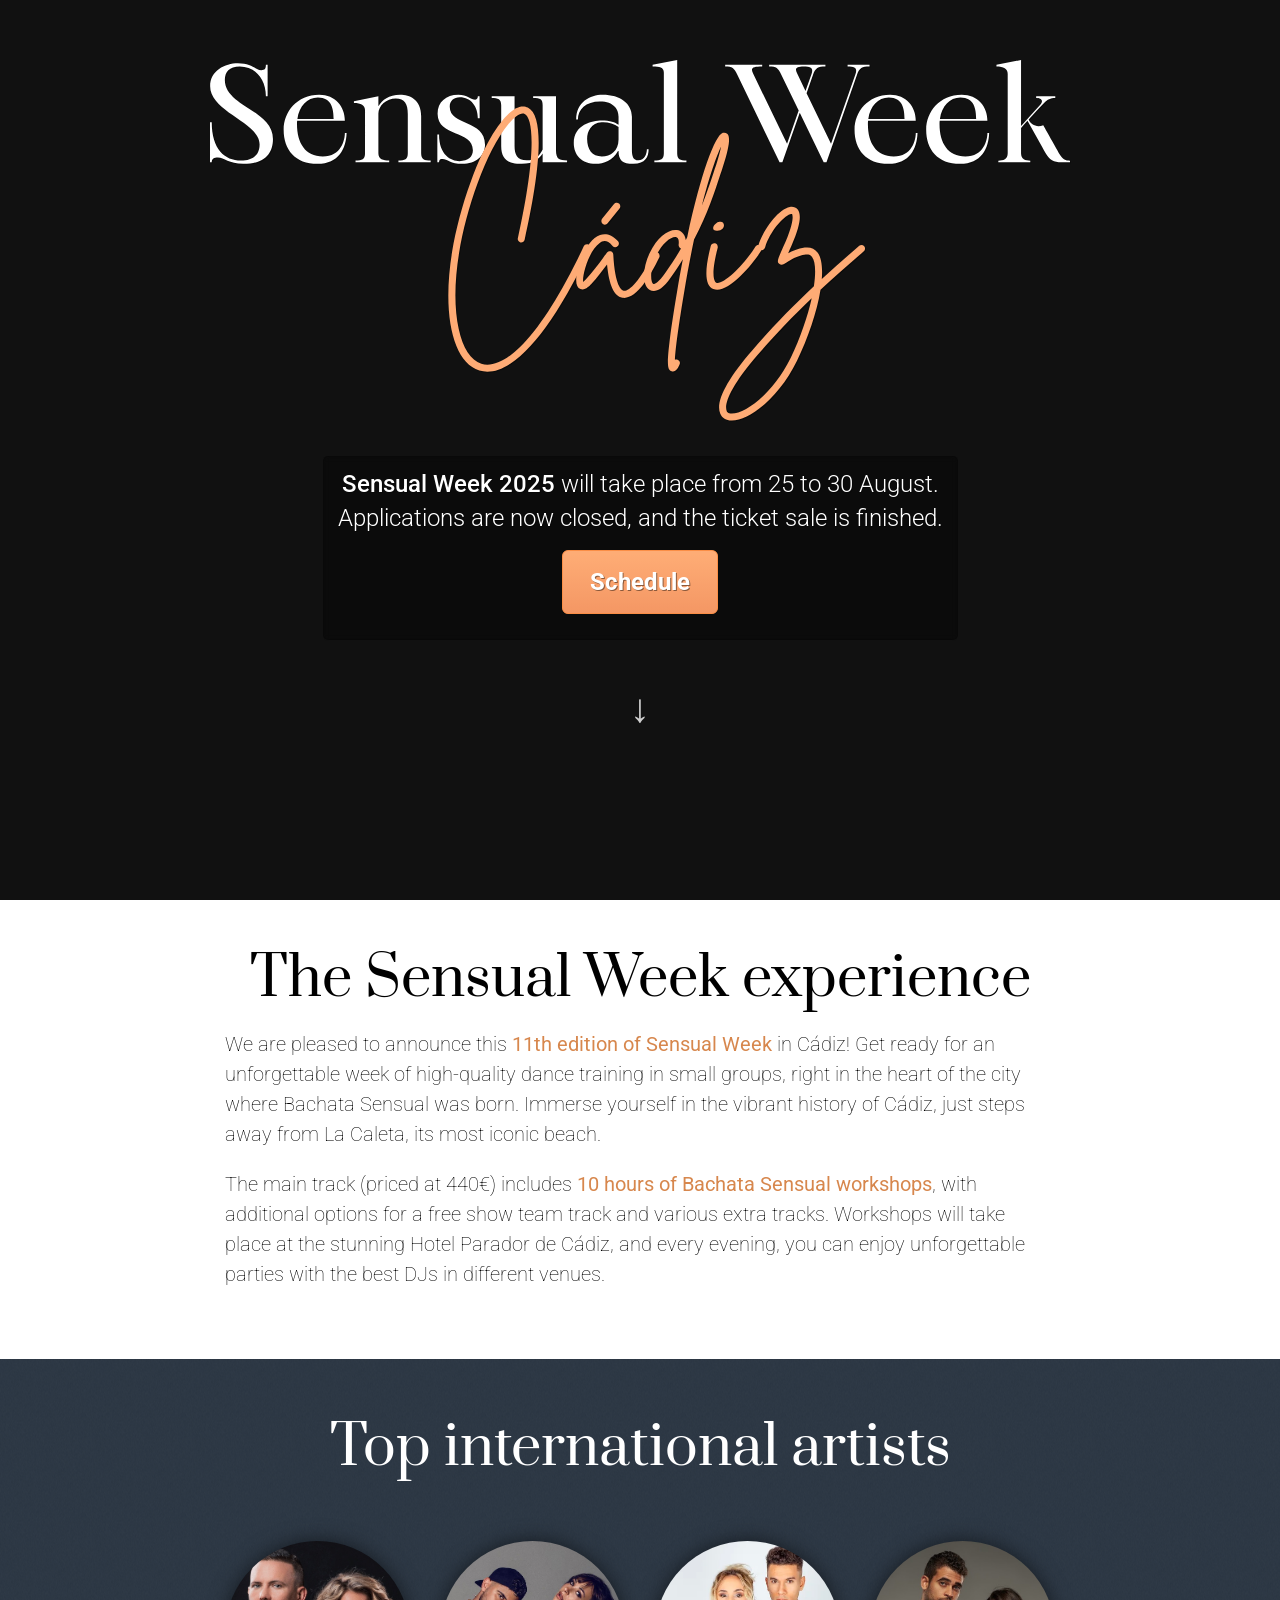
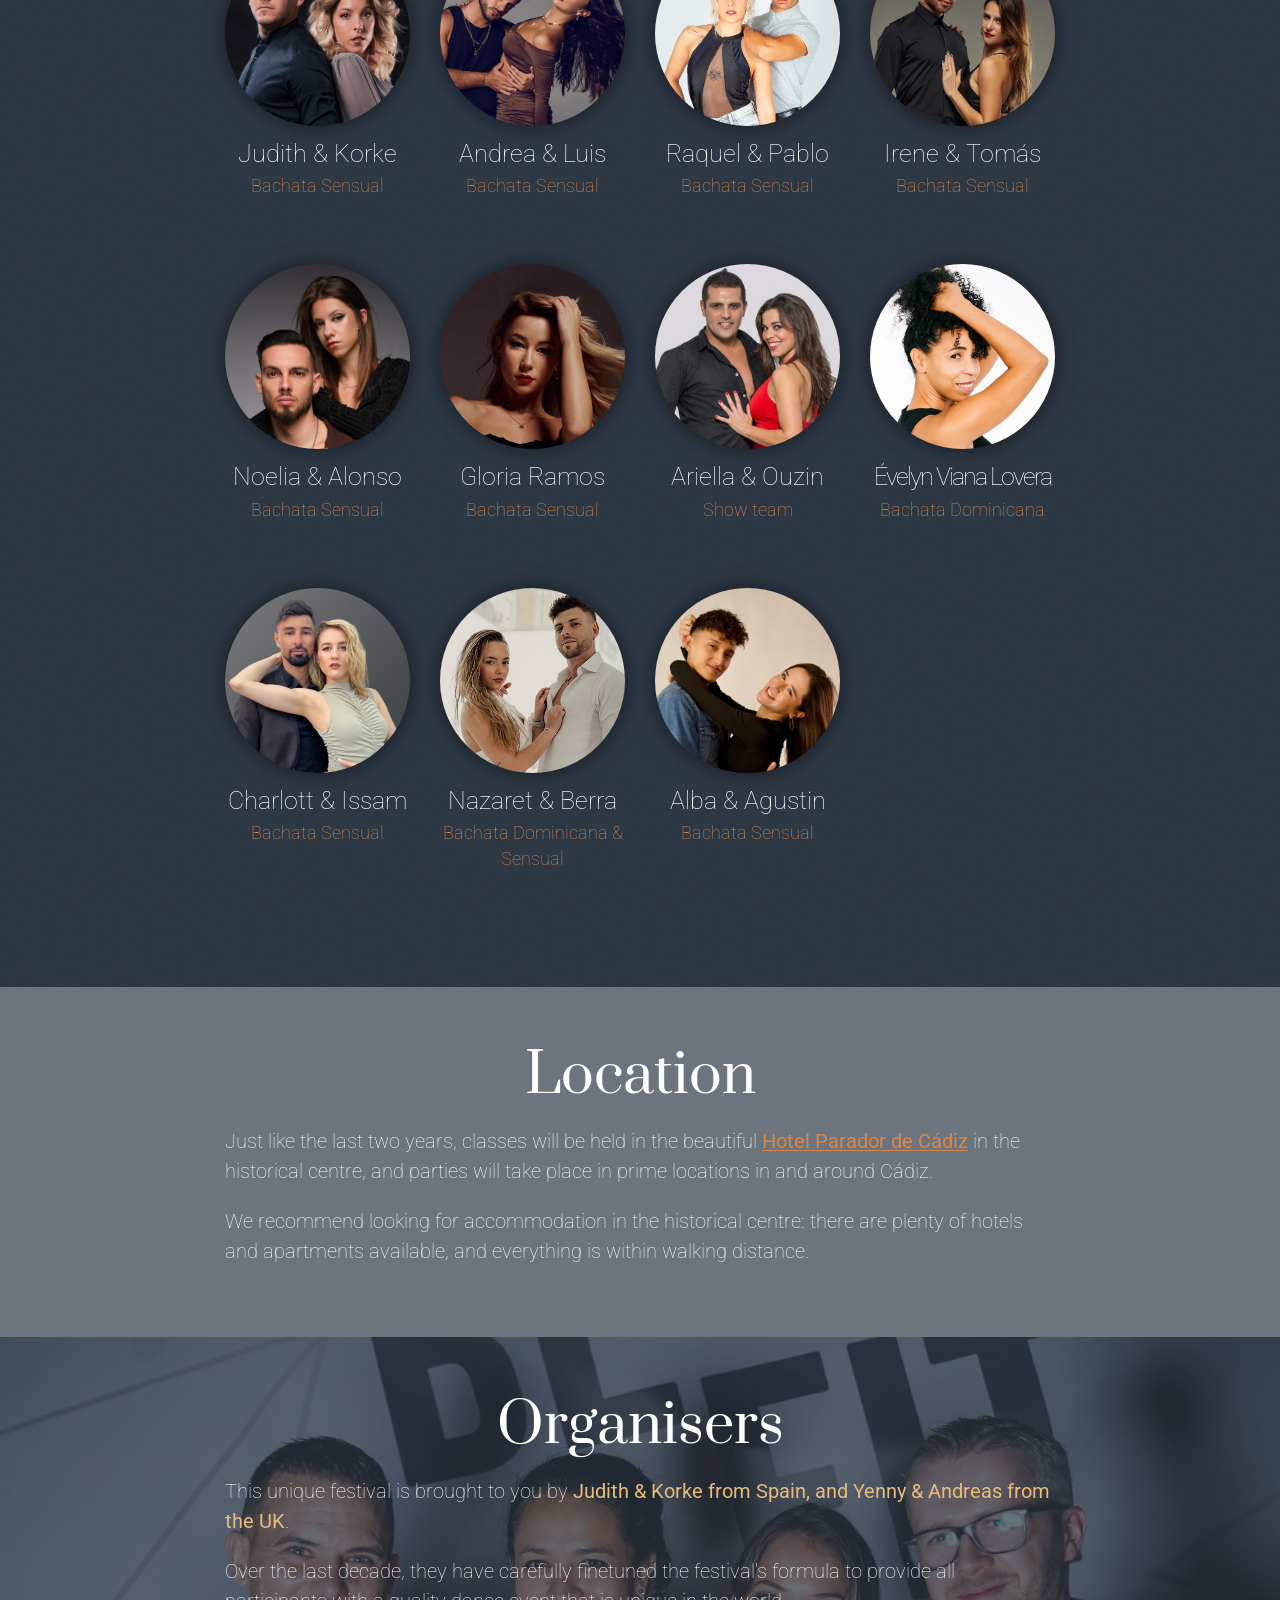
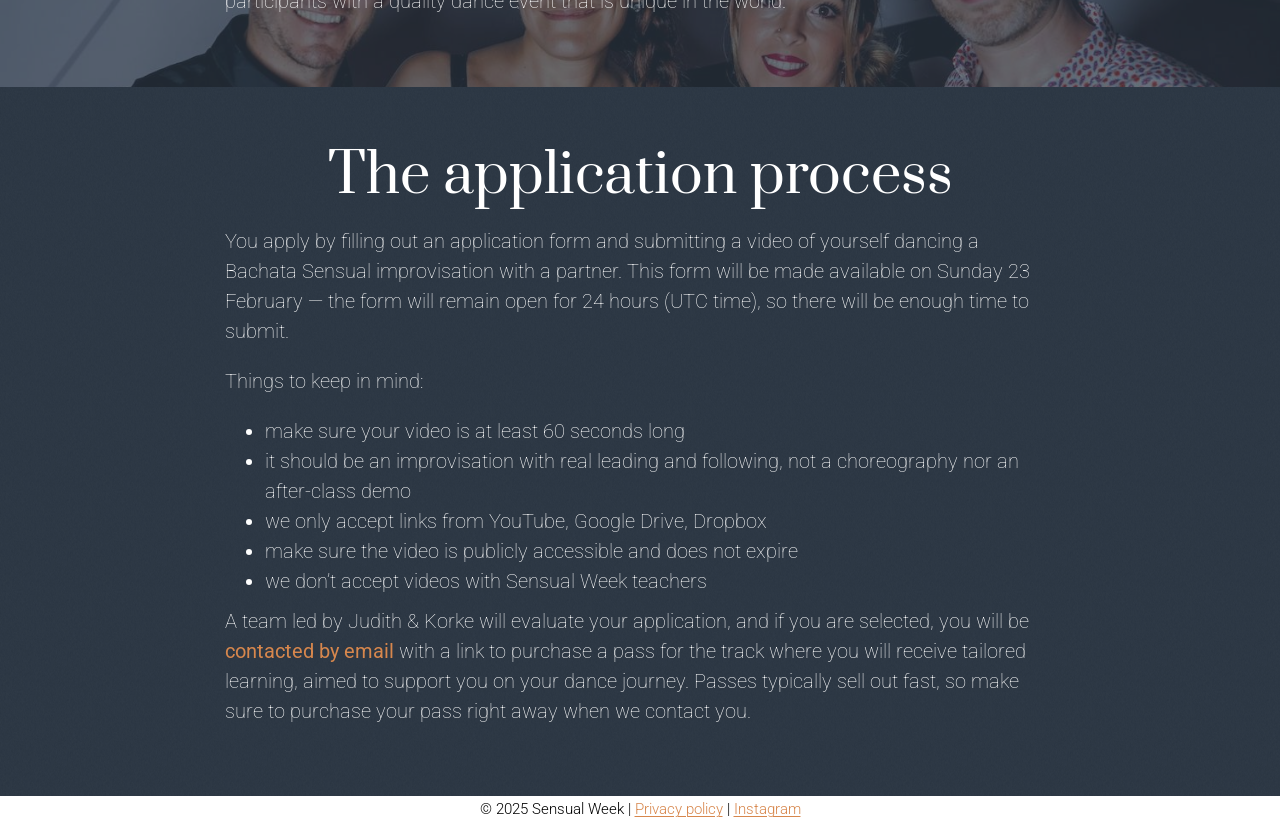
<file: 2025/index.html>
<!DOCTYPE html>
<html lang="en">
  <head>
    <meta charset="utf-8" />
    <meta name="viewport" content="width=device-width, initial-scale=1.0" />
    <title>Sensual Week 2025, in Cádiz, Spain</title>

    <link rel="apple-touch-icon" sizes="180x180" href="/apple-touch-icon.png" />
    <link rel="icon" type="image/png" sizes="32x32" href="/favicon-32x32.png" />
    <link rel="icon" type="image/png" sizes="16x16" href="/favicon-16x16.png" />
    <link rel="manifest" href="/site.webmanifest" />
    <link rel="mask-icon" href="/safari-pinned-tab.svg" color="#000000" />
    <meta name="msapplication-TileColor" content="#000000" />
    <meta name="theme-color" content="#ffffff" />

    <meta property="og:title" content="Sensual Week 2025" />
    <meta property="og:url" content="https://www.sensualweek.com/" />
    <meta
      property="og:image"
      content="https://www.sensualweek.com/assets/img/cadiz-evening-poster.jpg"
    />
    <meta
      property="og:description"
      content="An unforgettable week of Bachata Sensual with top dancers from all over the world. From 25 to 30 August 2025."
    />
    <meta property="og:type" content="website" />

    <link rel="preconnect" href="https://fonts.googleapis.com" />
    <link rel="preconnect" href="https://fonts.gstatic.com" crossorigin />
    <link
      href="https://fonts.googleapis.com/css2?family=Prata&family=Roboto:wght@100;300;400;700&display=swap"
      rel="stylesheet"
    />

    <link
      rel="stylesheet"
      href="assets/css/bootstrap.min.css"
      type="text/css"
      media="all"
    />
    <link
      rel="stylesheet"
      href="assets/css/animate.css"
      type="text/css"
      media="all"
    />
    <link
      rel="stylesheet"
      href="assets/css/style2025.css"
      id="mainstyle"
      type="text/css"
      media="all"
    />
    <script>
      function playVideo(e) {
        e.play();
        e.classList.remove("fading");
        setTimeout(() => {
          e.classList.add("fading");
        }, (e.duration / e.playbackRate - 0.5) * 1000);
      }
    </script>
    <style>
      .transition {
        transition: all 0.5s;
      }

      .transition.fading {
        opacity: 0;
      }
    </style>
    <script
      src="https://cdn.usefathom.com/script.js"
      data-site="STFYNMBM"
      defer
    ></script>
  </head>

  <body id="index">
    <!-- Hero Section -->
    <section id="hero" class="light">
      <video
        class="transition fading"
        muted
        autoplay
        playsinline
        onloadedmetadata="this.muted = true"
        oncanplay="playVideo(this)"
        onended="playVideo(this)"
        width="1920"
        preload="none"
      >
        <source src="assets/vid/cadiz-evening.mp4" />
      </video>
      <div class="container">
        <div class="home-bg">
          <div class="hero-content text-center">
            <a href="/">
              <svg
                xmlns="http://www.w3.org/2000/svg"
                width="338.93024"
                height="142.08046"
                version="1.0"
                viewBox="0 0 254.19768 106.56034"
              >
                <path
                  fill="#fff"
                  d="M58.290685 33.413976h.511719c0-.988281.671875-1.382812 1.816407-1.382812 1.898437 0 3.203124 1.855468 7.507812 1.855468 6.675781 0 8.769531-3.316406 8.769531-7.347656 0-8.453125-14.222656-9.71875-14.222656-17.460938 0-2.292968 1.265625-3.988281 4.425781-3.988281 4.386719 0 7.703125 3.554688 7.703125 8.847657h.515625V4.613195h-.515625c0 1.1875-.316406 1.582031-1.34375 1.582031-1.617187 0-2.882812-2.015625-6.914062-2.015625-3.871094 0-8.214844 2.210937-8.214844 6.792969 0 7.625 14.617187 10.628906 14.617187 17.1875 0 3.515625-2.527343 4.742187-5.492187 4.742187-4.859375 0-8.652344-3.4375-8.652344-11.339843h-.511719zm31.797023.472656c6.242188 0 8.457031-4.542968 8.574219-9.125h-.511719c0 2.015625-1.066406 6.953125-6.519531 6.953125-5.175781 0-7.625-3.988281-7.625-9.519531 0-.355469 0-.710938.03906-1.066406h14.105469c0-4.1875-2.804687-7.664063-7.585937-7.664063-6.597656 0-10.507813 5.09375-10.507813 10.308594 0 5.847656 3.394531 10.113281 10.03125 10.113281zm-5.964843-13.273437c.515624-3.832031 2.886718-6.359375 6.046874-6.359375 4.148438 0 4.660157 3.476562 4.660157 6.359375zm16.707925-5.253907v.515626c2.05469 0 3.28125.589843 3.28125 2.171874v12.71875c0 1.820313-.8711 2.136719-2.80469 2.136719v.511719h9.95312v-.511719c-1.77734 0-3.19921-.277343-3.19921-2.136719V19.03507c0-2.332032 2.37109-4.464844 5.13672-4.464844 2.64843 0 3.55468 1.578125 3.55468 4.621094v11.574218c0 1.820313-.86719 2.136719-2.76562 2.136719v.511719h9.52344v-.511719c-1.85938 0-2.80469-.316406-2.80469-2.175781V19.824132c0-5.019531-3.4375-6.359375-6.20313-6.359375-3.4375 0-5.2539 1.539063-6.4414 3.394531v-2.921874zm25.16404 18.054688c0-.511719.23828-.871094.67187-.949219 1.58203-.316406 2.41016 1.421875 6.20313 1.421875 3.98828 0 6.67578-2.367187 6.71484-5.648437 0-7.464844-10.50781-5.453125-10.42969-11.257813 0-1.660156 1.1875-2.765625 2.96485-2.765625 3.35547 0 5.33203 2.804688 5.33203 6.160157h.55469l-.043-6.4375h-.51172c0 .511718-.19922.988281-.75.988281-1.22656 0-2.41016-1.460938-4.97656-1.460938-3.71485 0-6.16407 2.171875-6.16407 5.609375.0391 7.03125 10.42969 4.660156 10.42969 10.824219 0 1.855469-1.30469 3.199219-3.99219 3.199219-2.41015 0-6.0039-1.738282-6.0039-7.863282h-.51172v8.179688zm15.56242-19.476562v.511718c1.85938 0 2.80469.316406 2.80469 2.175782v12.085937c0 4.347656 2.64844 5.175781 6.04687 5.175781 3.67188 0 5.13672-1.5 6.20313-3.039062v2.566406h7.22656v-.511719c-2.25 0-3.27734-.359375-3.27734-3.003906V13.937414h-6.75391v.511718c2.13281 0 2.80469.316406 2.80469 2.136719v13.035156c-.75391 1.660157-2.21485 3.238281-4.70313 3.238281-2.92187 0-3.59375-1.816406-3.59375-4.226562V13.937414Zm24.25682 13.789062c0 3.554688 2.36719 6.160156 6.47656 6.160156 2.33203 0 5.09766-1.066406 6.59766-3.832031h.16016c0 2.6875 1.10546 3.832031 4.38281 3.832031 3.55469 0 4.5039-2.09375 4.5039-4.304687h-.51171c0 1.304687-.67188 3.277343-2.53125 3.277343-1.53907 0-1.89454-1.222656-1.89454-3.277343v-9.601563c0-3.832031-3.32031-6.515625-8.6914-6.515625-3.63281 0-7.78125 2.171875-7.78125 7.347657h.51172c0-3.003907 2.29297-5.375 6.51953-5.375 4.14844 0 5.49219 2.371093 5.49219 4.542968v2.332032c-1.02735-.710938-2.49219-1.265626-5.01954-1.265626-2.6875 0-8.21484 1.1875-8.21484 6.679688zm8.29297 3.988281c-2.88281 0-4.34375-2.015625-4.34375-5.214843 0-2.25 1.22266-4.699219 4.26562-4.898438 1.66016-.117188 3.75391.394531 5.01954 1.421875v3.636719c0 3.355468-2.3711 5.054687-4.94141 5.054687zM189.11649 5.12882c2.05468 0 3.32031.234375 3.32031 1.816406v23.820312c0 1.859376-.91016 2.136719-2.80469 2.136719v.511719h9.48047v-.511719c-1.85547 0-2.72656-.277343-2.72656-2.136719V3.19132l-7.26953 1.421875zm21.45073-.515625v.515625c2.13281 0 2.64844.472656 3.55469 2.328125l12.52343 25.957031h.83203l5.13282-14.617188 7.07422 14.617188h.82812l9.04688-25.917969c.67187-1.894531 1.42187-2.367187 3.67578-2.367187v-.515625h-6.48047v.515625c2.48828 0 2.88281.628906 2.29297 2.328125l-7.19141 20.503906-7.23047-14.972656 1.9375-5.492188c.67188-1.894531 1.42188-2.367187 3.63281-2.367187v-.515625h-16.63281v.515625c2.13672 0 2.6875.472656 3.5586 2.328125l5.17578 10.667969-3.4375 9.835937-10.07422-20.820313c-.83203-1.777343.0781-2.050781 2.72265-2.050781v-.476562Zm23.74219 7.742187-2.48829-5.214844c-.78906-1.578124-.11718-1.972656 1.9375-2.011718 2.48829 0 2.88282.628906 2.28907 2.328125zm24.53263 21.53125c6.24219 0 8.45704-4.542968 8.57422-9.125h-.51172c0 2.015625-1.0664 6.953125-6.51953 6.953125-5.17578 0-7.625-3.988281-7.625-9.519531 0-.355469 0-.710938.0391-1.066406h14.10546c0-4.1875-2.80468-7.664063-7.58593-7.664063-6.59766 0-10.50782 5.09375-10.50782 10.308594 0 5.847656 3.39454 10.113281 10.03125 10.113281zm-5.96484-13.273437c.51563-3.832031 2.88672-6.359375 6.04688-6.359375 4.14843 0 4.66015 3.476562 4.66015 6.359375zm27.13761 13.273437c6.24219 0 8.45703-4.542968 8.57422-9.125h-.51172c0 2.015625-1.0664 6.953125-6.51953 6.953125-5.17578 0-7.625-3.988281-7.625-9.519531 0-.355469 0-.710938.0391-1.066406h14.10547c0-4.1875-2.80469-7.664063-7.58594-7.664063-6.59765 0-10.50781 5.09375-10.50781 10.308594 0 5.847656 3.39453 10.113281 10.03125 10.113281zm-5.96484-13.273437c.51562-3.832031 2.88672-6.359375 6.04687-6.359375 4.14844 0 4.66016 3.476562 4.66016 6.359375zM290.75789 5.12882c2.05469 0 3.32031.628906 3.32031 2.210937v23.425781c0 1.859376-1.30468 2.175782-2.76562 2.175782v.472656h9.44141v-.472656c-1.46094 0-2.72657-.316406-2.72657-2.175782v-7.503906c.63282-.710937 1.26563-1.382812 1.89844-2.09375l4.38281 7.78125c.31641.554688.63282 1.144532.94922 1.699219 1.10547 1.976563 2.48828 2.765625 4.66406 2.765625h2.56641v-.472656c-1.34375 0-2.05469-.277344-2.92187-1.660156-1.82032-3.238282-4.98047-8.808594-4.98047-8.808594-.47266.195312-.94922.273437-1.38282.273437-1.34375 0-2.48828-.789062-2.92187-1.933593.39453-.476563.78906-.910157 1.22266-1.34375 1.0664-1.1875 2.13281-2.449219 3.32031-3.554688 1.0664-1.027344 1.8164-1.464844 3.3164-1.464844v-.511718h-5.64843v.511718c1.0664 0 2.52734.4375 1.14453 2.054688l-5.60938 6.164062V3.19132l-7.26953 1.421875z"
                  style="fill: #fff"
                  transform="translate(-58.290685 -3.19132)"
                />
                <path
                  fill="#feab75"
                  d="M111.82404 54.52909c-.54297-.21875-1.13672 0-1.35547.542969-6.1836 13.128906-12.152355 22.785156-17.796885 28.699218-4.77343 4.992188-9.05859 7.054688-12.47656 6.023438-3.09375-.976562-5.48047-4.613281-6.67578-10.253906-1.35547-6.078125-1.30078-13.890625.10937-22.570313 2.00782-12.371093 7.8125-29.894531 14.59375-38.035156 2.00782-2.386719 3.7461-3.527344 4.77735-2.984375 2.54687 1.25 3.57812 11.613281-2.00781 36.730469-.16407.542969.21484 1.085937.75781 1.25.59765.109375 1.14062-.269531 1.25-.8125 3.63281-16.222657 6.72656-36.191407.92187-39.066407-1.41015-.703124-3.80078-.652343-7.26953 3.527344-4.34375 5.207032-7.65234 12.96875-9.66015 18.609375-2.44141 6.671875-4.39454 14.160157-5.42579 20.453125-3.03906 18.613282.21875 32.71875 8.03125 35.160156.75782.214844 1.57422.324219 2.38672.324219 8.57422 0 19.476575-12.914062 30.328135-36.1875.27344-.542969.0547-1.140625-.48828-1.410156zm0 0"
                />
                <path
                  fill="#feab75"
                  d="M132.33277 56.915809c-.54297-.21875-1.14063 0-1.41016.488281-4.0703 8.410156-7.21874 11.066406-8.68359 10.796875-.54296-.109375-2.54687-1.25-3.03515-10.6875 0-.433594-.32813-.816406-.70703-.976562-.43361-.109376-.86719.05469-1.14063.378906-.32422.433594-.70312.921875-1.13672 1.519531-1.30468 1.789063-3.09375 4.230469-5.15625 6.457031-.32421.378906-.59765.59375-.75781.703125-.32812-1.898437 1.625-9.167969 4.88281-11.5.86719-.652343 2.11329-1.140625 3.79688.867188.3789.433593 1.03125.488281 1.46484.109375.48828-.382813.54297-1.03125.16407-1.464844-2.0625-2.390625-4.01563-2.335938-5.31641-1.902344-4.17969 1.46875-7 9.441406-7.05469 13.132813-.0547 1.574219.37891 2.496093 1.2461 2.875 1.30468.542969 2.66015-.921875 3.14843-1.410157 1.84375-2.007812 3.41797-4.125 4.71875-5.859374.59766 6.183593 2.0625 9.277343 4.50391 9.820312.21875 0 .37891.05469.59766.05469 3.74218 0 7.64843-6.402344 10.36328-11.992188.21484-.488281 0-1.140625-.48828-1.410156zm-16.27734-8.519532c.21875.164063.4336.273438.65235.273438.32421 0 .64843-.164062.8125-.433594l3.52734-4.34375c.37891-.433594.26953-1.082031-.16406-1.464844-.4336-.378906-1.14063-.269531-1.46485.164063l-3.52734 4.339844c-.32422.488281-.26953 1.140625.16406 1.464843zm0 0"
                />
                <path
                  fill="#feab75"
                  d="M152.94912 21.865027c-.3789-.324218-.86718-.433593-1.35547-.324218-2.33593.757812-6.51171 12.097656-10.52735 30.761718-.10937.328126-.26953.597657-.43359.921876-.27344-2.113282-1.68359-2.710938-2.17188-2.875-2.33203-.703126-6.01953 1.410156-8.57031 6.835937-1.95312 4.070313-2.33203 9.386719.10938 10.796875 1.1914.707031 3.2539.597656 6.23828-3.742188 1.30078-1.84375 2.4414-3.636718 3.52734-5.371093-.59765 3.09375-1.19531 6.347656-1.73828 9.765625-1.03125 6.078125-1.78906 11.175781-2.22266 14.867187-.86718 7.214844-.43359 8.191407.64844 8.515625.10938.05469.27344.05469.38281.05469.97657 0 1.625-1.246094 1.95313-2.0625.26953-.488282.0547-1.136719-.48828-1.355469-.27344-.160156-.59766-.160156-.8711-.05469.10938-2.332032.65235-7.648438 2.66016-19.585938.97656-5.96875 2.00781-11.285156 2.98438-15.949219 4.07031-7.707031 6.1289-14.214843 7.8125-19.371093.21875-.652344.43359-1.246094.59765-1.789063 2.875-8.628906 1.78906-9.660156 1.46485-10.039062zM134.4999 63.044715c-2.0586 2.984375-3.19921 3.257812-3.47265 3.148438-.8125-.488282-1.08203-4.230469.76172-8.136719 1.84375-3.90625 4.33984-5.753907 5.69531-5.753907.16406 0 .27344 0 .38281.05469.86719.21875.70313 1.792969.64844 2.226562-.0547.488282.21875.976563.70703 1.136719-1.35547 2.335938-2.92968 4.777344-4.72265 7.324219zm15.03125-31.792969c-.21875.542969-.4336 1.140625-.59765 1.789063-.97656 2.933594-2.0625 6.242187-3.52735 9.984375 2.28125-9.003907 4.33985-14.648438 5.64454-17.46875-.21875 1.300781-.70704 3.144531-1.51954 5.695312zm13.07511 23.601563c-.48828-.324219-1.08593-.164063-1.41015.324218-3.63671 5.859376-9.71485 11.394532-11.5586 10.636719-.21484-.109375-1.95312-1.140625.4336-10.308593.10937-.597657-.21485-1.140626-.75782-1.304688-.59764-.105469-1.14062.21875-1.30468.761719-1.95313 7.648437-1.67968 11.71875.76172 12.75.3789.164062.75782.214843 1.14062.214843 4.0664 0 10.30859-7.269531 13.07422-11.664062.26953-.488281.10937-1.136719-.37891-1.410156zm-12.80468-4.394532c2.76562.164063 2.71093-3.308593.48828-2.550781-1.14063.328125-2.60546 2.441407-.48828 2.550781zm0 0"
                />
                <path
                  fill="#feab75"
                  d="M193.36757 55.017371c-.3789-.433594-1.03125-.488281-1.46485-.109375-4.01562 3.472657-7.64844 6.726563-11.0664 9.820313.26954-3.417969-.0547-6.183594-1.19532-7.757813-.92187-1.25-2.22264-1.738281-3.85156-1.519531-2.0625.324219-3.69141 1.03125-4.88281 1.679688 0-.05078.0547-.105469.0547-.160157.26954-.652343.64844-1.410156 1.03125-2.332031 2.38672-5.480469 2.92969-8.898438 1.73438-10.417969-.54297-.652343-1.35547-.921875-2.33203-.761719-3.41797.652344-7.8125 6.621094-9.33203 11.394532-.16407.542968.10937 1.140625.70312 1.300781.54297.164063 1.08594-.105469 1.30469-.703125 1.51953-4.9375 5.37109-9.0625 7.37891-9.820312.3789-.164063.59375-.164063.59375-.109376 0 0 1.03125 1.25-1.95313 8.300782-.43359.867187-.75781 1.628906-1.02734 2.28125-1.30469 2.980468-1.51953 3.523437-.81641 4.121094.70703.597656 1.41016.109374 2.17188-.378907 1.08593-.652343 2.98437-1.953125 5.69531-2.332031.8164-.109375 1.35547.105469 1.84375.703125 1.03125 1.410156 1.14062 4.613281.54297 8.683594-6.78125 6.402343-12.53125 12.3125-18.17578 18.878906-7.64844 8.734375-11.01172 15.41016-9.49219 18.77344.54297 1.30078 1.73437 2.00781 3.30859 2.00781h.10938c5.15234 0 13.88672-6.67578 19.25781-17.6875 3.25781-6.621094 5.91406-14.488281 6.94531-20.945313 3.85156-3.578124 8.08594-7.324218 12.80469-11.390624.43359-.382813.48828-1.085938.10937-1.519532zm-21.70313 32.988282c-5.37109 10.847657-13.5625 16.546877-17.46875 16.492187-1.14062 0-1.41016-.59766-1.46484-.75781-.81641-1.90235 1.08593-7.328127 9.16796-16.605471 5.04688-5.804688 10.09375-11.121094 15.95313-16.710938-1.19531 5.371094-3.36719 11.722656-6.1875 17.582032zm0 0"
                />
                Sensual Week, Cádiz
              </svg>
            </a>

            <div class="hero-normal">
              <span
                ><b>Sensual Week 2025</b> will take place from 25 to 30
                August.<br />
                Applications are now closed, and the ticket sale is finished.</span
              ><br />
              <a href="assets/img/schedule-20250824.png" class="myButton"
                >Schedule</a
              >
            </div>
            <div id="arrow">↓</div>
          </div>
        </div>
      </div>
    </section>
    <!-- End Hero Section -->

    <!-- About Section -->
    <section id="about" class="section dark">
      <div class="container">
        <article
          class="article-big animated hiding"
          data-animation="fadeInUp"
          data-delay="0"
        >
          <div class="icon-wrap"></div>
          <h3>The Sensual Week experience</h3>
          <p class="h7">
            We are pleased to announce this
            <b>11th edition of Sensual Week</b> in Cádiz! Get ready for an
            unforgettable week of high-quality dance training in small groups,
            right in the heart of the city where Bachata Sensual was born.
            Immerse yourself in the vibrant history of Cádiz, just steps away
            from La Caleta, its most iconic beach.
          </p>

          <p class="h7">
            The main track (priced at 440&euro;) includes
            <b>10 hours of Bachata Sensual workshops</b>, with additional
            options for a free show team track and various extra tracks.
            Workshops will take place at the stunning Hotel Parador de Cádiz,
            and every evening, you can enjoy unforgettable parties with the best
            DJs in different venues.
          </p>
        </article>
      </div>
    </section>
    <!-- End About Section -->

    <!-- Artists Section -->
    <section id="artists" class="section light">
      <div class="container">
        <article
          class="article-big animated hiding"
          data-animation="fadeInUp"
          data-delay="0"
        >
          <h3>Top international artists</h3>
          <br />
          <br />
          <section class="row">
            <div class="col-md-3 col-sm-3 col-xs-6">
              <div
                class="speaker-item animated hiding"
                data-animation="fadeInUp"
                data-delay="0"
              >
                <div class="img-wrapper">
                  <img
                    src="assets/img/teacher/korkejudith2.jpg"
                    class="img-responsive img-circle"
                    alt="Judith and Korke"
                  />
                </div>
                <div class="name">Judith&nbsp;&amp;&nbsp;Korke</div>
                <div class="sub">Bachata Sensual</div>
              </div>
            </div>
            <div class="col-md-3 col-sm-3 col-xs-6">
              <div
                class="speaker-item animated hiding"
                data-animation="fadeInUp"
                data-delay="100"
              >
                <div class="img-wrapper">
                  <img
                    src="assets/img/teacher/luisandrea.jpg"
                    class="img-responsive img-circle"
                    alt="Andrea and Luis"
                  />
                </div>
                <div class="name">Andrea&nbsp;&amp;&nbsp;Luis</div>
                <div class="sub">Bachata Sensual</div>
              </div>
            </div>
            <div class="col-md-3 col-sm-3 col-xs-6">
              <div
                class="speaker-item animated hiding"
                data-animation="fadeInUp"
                data-delay="200"
              >
                <div class="img-wrapper">
                  <img
                    src="assets/img/teacher/pabloraquel2.jpg"
                    class="img-responsive img-circle"
                    alt="Raquel and Pablo"
                  />
                </div>
                <div class="name">Raquel&nbsp;&amp;&nbsp;Pablo</div>
                <div class="sub">Bachata Sensual</div>
              </div>
            </div>
            <div class="col-md-3 col-sm-3 col-xs-6">
              <div
                class="speaker-item animated hiding"
                data-animation="fadeInUp"
                data-delay="300"
              >
                <div class="img-wrapper">
                  <img
                    src="assets/img/teacher/irenetomas.jpg"
                    class="img-responsive img-circle"
                    alt="Irene and Tomas"
                  />
                </div>
                <div class="name">Irene&nbsp;&amp;&nbsp;Tomás</div>
                <div class="sub">Bachata Sensual</div>
              </div>
            </div>
          </section>
          <section class="row">
            <!-- <div class="clearfix visible-xs"></div> -->
            <div class="col-md-3 col-sm-3 col-xs-6">
              <div
                class="speaker-item animated hiding"
                data-animation="fadeInUp"
                data-delay="0"
              >
                <div class="img-wrapper">
                  <img
                    src="assets/img/teacher/noeliaalonso.jpg"
                    class="img-responsive img-circle"
                    alt="Noelia and Alonso"
                  />
                </div>
                <div class="name">Noelia&nbsp;&amp;&nbsp;Alonso</div>
                <div class="sub">Bachata Sensual</div>
              </div>
            </div>
            <div class="col-md-3 col-sm-3 col-xs-6">
              <div
                class="speaker-item animated hiding"
                data-animation="fadeInUp"
                data-delay="100"
              >
                <div class="img-wrapper">
                  <img
                    src="assets/img/teacher/gloria.jpg"
                    class="img-responsive img-circle"
                    alt="Gloria Ramos"
                  />
                </div>
                <div class="name">Gloria Ramos</div>
                <div class="sub">Bachata Sensual</div>
              </div>
            </div>
            <div class="col-md-3 col-sm-3 col-xs-6">
              <div
                class="speaker-item animated hiding"
                data-animation="fadeInUp"
                data-delay="200"
              >
                <div class="img-wrapper">
                  <img
                    src="assets/img/teacher/ouzinariella.jpg"
                    class="img-responsive img-circle"
                    alt="Ariella and Ouzin"
                  />
                </div>
                <div class="name">Ariella&nbsp;&amp;&nbsp;Ouzin</div>
                <div class="sub">Show team</div>
              </div>
            </div>
            <div class="col-md-3 col-sm-3 col-xs-6">
              <div
                class="speaker-item animated hiding"
                data-animation="fadeInUp"
                data-delay="300"
              >
                <div class="img-wrapper">
                  <img
                    src="assets/img/teacher/evelyn.jpg"
                    class="img-responsive img-circle"
                    alt="Evelyn"
                  />
                </div>
                <div class="name" style="letter-spacing: -2px">
                  Évelyn Viana Lovera
                </div>
                <div class="sub">Bachata Dominicana</div>
              </div>
            </section>
            <section class="row">
              <!-- <div class="clearfix visible-xs"></div> -->
              <div class="col-md-3 col-sm-3 col-xs-6">
                <div
                  class="speaker-item animated hiding"
                  data-animation="fadeInUp"
                  data-delay="0"
                >
                  <div class="img-wrapper">
                    <img
                      src="assets/img/teacher/issamcharlott.jpg"
                      class="img-responsive img-circle"
                      alt="Charlott and Issam"
                    />
                  </div>
                  <div class="name">Charlott&nbsp;&amp;&nbsp;Issam</div>
                  <div class="sub">Bachata Sensual</div>
                </div>
              </div>
              <div class="col-md-3 col-sm-3 col-xs-6">
                <div
                  class="speaker-item animated hiding"
                  data-animation="fadeInUp"
                  data-delay="100"
                >
                  <div class="img-wrapper">
                    <img
                      src="assets/img/teacher/berranazaret.jpg"
                      class="img-responsive img-circle"
                      alt="Nazaret and Berra"
                    />
                  </div>
                  <div class="name">Nazaret&nbsp;&amp;&nbsp;Berra</div>
                  <div class="sub">Bachata Dominicana &amp; Sensual</div>
                </div>
              </div>
              <div class="col-md-3 col-sm-3 col-xs-6">
                <div
                  class="speaker-item animated hiding"
                  data-animation="fadeInUp"
                  data-delay="200"
                >
                  <div class="img-wrapper">
                    <img
                      src="assets/img/teacher/albaagustin.jpg"
                      class="img-responsive img-circle"
                      alt="Alba and Agustin"
                    />
                  </div>
                  <div class="name">Alba&nbsp;&amp;&nbsp;Agustin</div>
                  <div class="sub">Bachata Sensual</div>
                </div>
              </div>
            </div>
          </section>
        </article>
      </div>
    </section>
    <!-- End Artists Section -->

    <!-- Hotel Section -->
    <section id="hotel" class="section light">
      <div class="overlay"></div>
      <div class="container">
        <article
          class="article-big animated hiding"
          data-animation="fadeInUp"
          data-delay="0"
        >
          <h3>Location</h3>
          <p class="h7">
            Just like the last two years, classes will be held in the beautiful
            <b
              ><a href="https://goo.gl/maps/iCEE3uyKWtJuNNNw8"
                >Hotel Parador de Cádiz</a
              ></b
            >
            in the historical centre, and parties will take place in prime
            locations in and around Cádiz.
          </p>
          <p class="h7">
            We recommend looking for accommodation in the historical centre:
            there are plenty of hotels and apartments available, and everything
            is within walking distance.
          </p>
        </article>
      </div>
    </section>
    <!-- End Hotel Section -->

    <!-- Organizers Section -->
    <section id="organizers" class="section light">
      <div class="overlay"></div>
      <div class="container">
        <article
          class="article-big animated hiding"
          data-animation="fadeInUp"
          data-delay="0"
        >
          <h3>Organisers</h3>
          <p class="h7">
            This unique festival is brought to you by
            <b
              >Judith &amp; Korke from Spain, and Yenny &amp; Andreas from the
              UK</b
            >.
          </p>
          <p class="h7">
            Over the last decade, they have carefully finetuned the festival's
            formula to provide all participants with a quality dance event that
            is unique in the world.
          </p>
        </article>
      </div>
    </section>
    <!-- End Organizers Section -->

    <!-- Application Process Section -->
    <section id="application" class="section light">
      <div class="container">
        <article
          class="article-big animated hiding"
          data-animation="fadeInUp"
          data-delay="0"
        >
          <h3>The application process</h3>
          <p class="h7">
            You apply by filling out an application form and submitting a video
            of yourself dancing a Bachata Sensual improvisation with a partner.
            This form will be made available on Sunday 23 February — the form
            will remain open for 24 hours (UTC time), so there will be enough
            time to submit.
          </p>
          <p class="h7">Things to keep in mind:</p>
          <ul class="h7">
            <li>make sure your video is at least 60 seconds long</li>
            <li>
              it should be an improvisation with real leading and following, not
              a choreography nor an after-class demo
            </li>
            <li>we only accept links from YouTube, Google Drive, Dropbox</li>
            <li>
              make sure the video is publicly accessible and does not expire
            </li>
            <li>we don’t accept videos with Sensual Week teachers</li>
          </ul>
          <p class="h7">
            A team led by Judith &amp; Korke will evaluate your application, and
            if you are selected, you will be <b>contacted by email</b> with a
            link to purchase a pass for the track where you will receive
            tailored learning, aimed to support you on your dance journey.
            Passes typically sell out fast, so make sure to purchase your pass
            right away when we contact you.
          </p>
        </article>
      </div>
    </section>
    <!-- End Application Process Section -->

    <footer id="footer">
      <div class="container">
        <p>
          &copy; 2025 Sensual Week |
          <a href="privacy.html">Privacy policy</a> |
          <a href="https://www.instagram.com/sensualweekcadiz/">Instagram</a>
        </p>
      </div>
    </footer>

    <script
      type="text/javascript"
      src="assets/js/jquery-2.1.0.min.js?ver=1"
    ></script>
    <script type="text/javascript" src="assets/js/bootstrap.min.js"></script>
    <script type="text/javascript" src="assets/js/jquery.nav.js"></script>
    <script type="text/javascript" src="assets/js/jquery.appear.js"></script>
    <script type="text/javascript" src="assets/js/jquery.countTo.js"></script>
    <script type="text/javascript" src="assets/js/waypoints.min.js"></script>
    <script
      type="text/javascript"
      src="assets/js/waypoints-sticky.min.js"
    ></script>
    <script type="text/javascript" src="assets/js/jquery.fancybox.js"></script>
    <script type="text/javascript" src="assets/js/scripts.js"></script>
  </body>
</html>
</file>
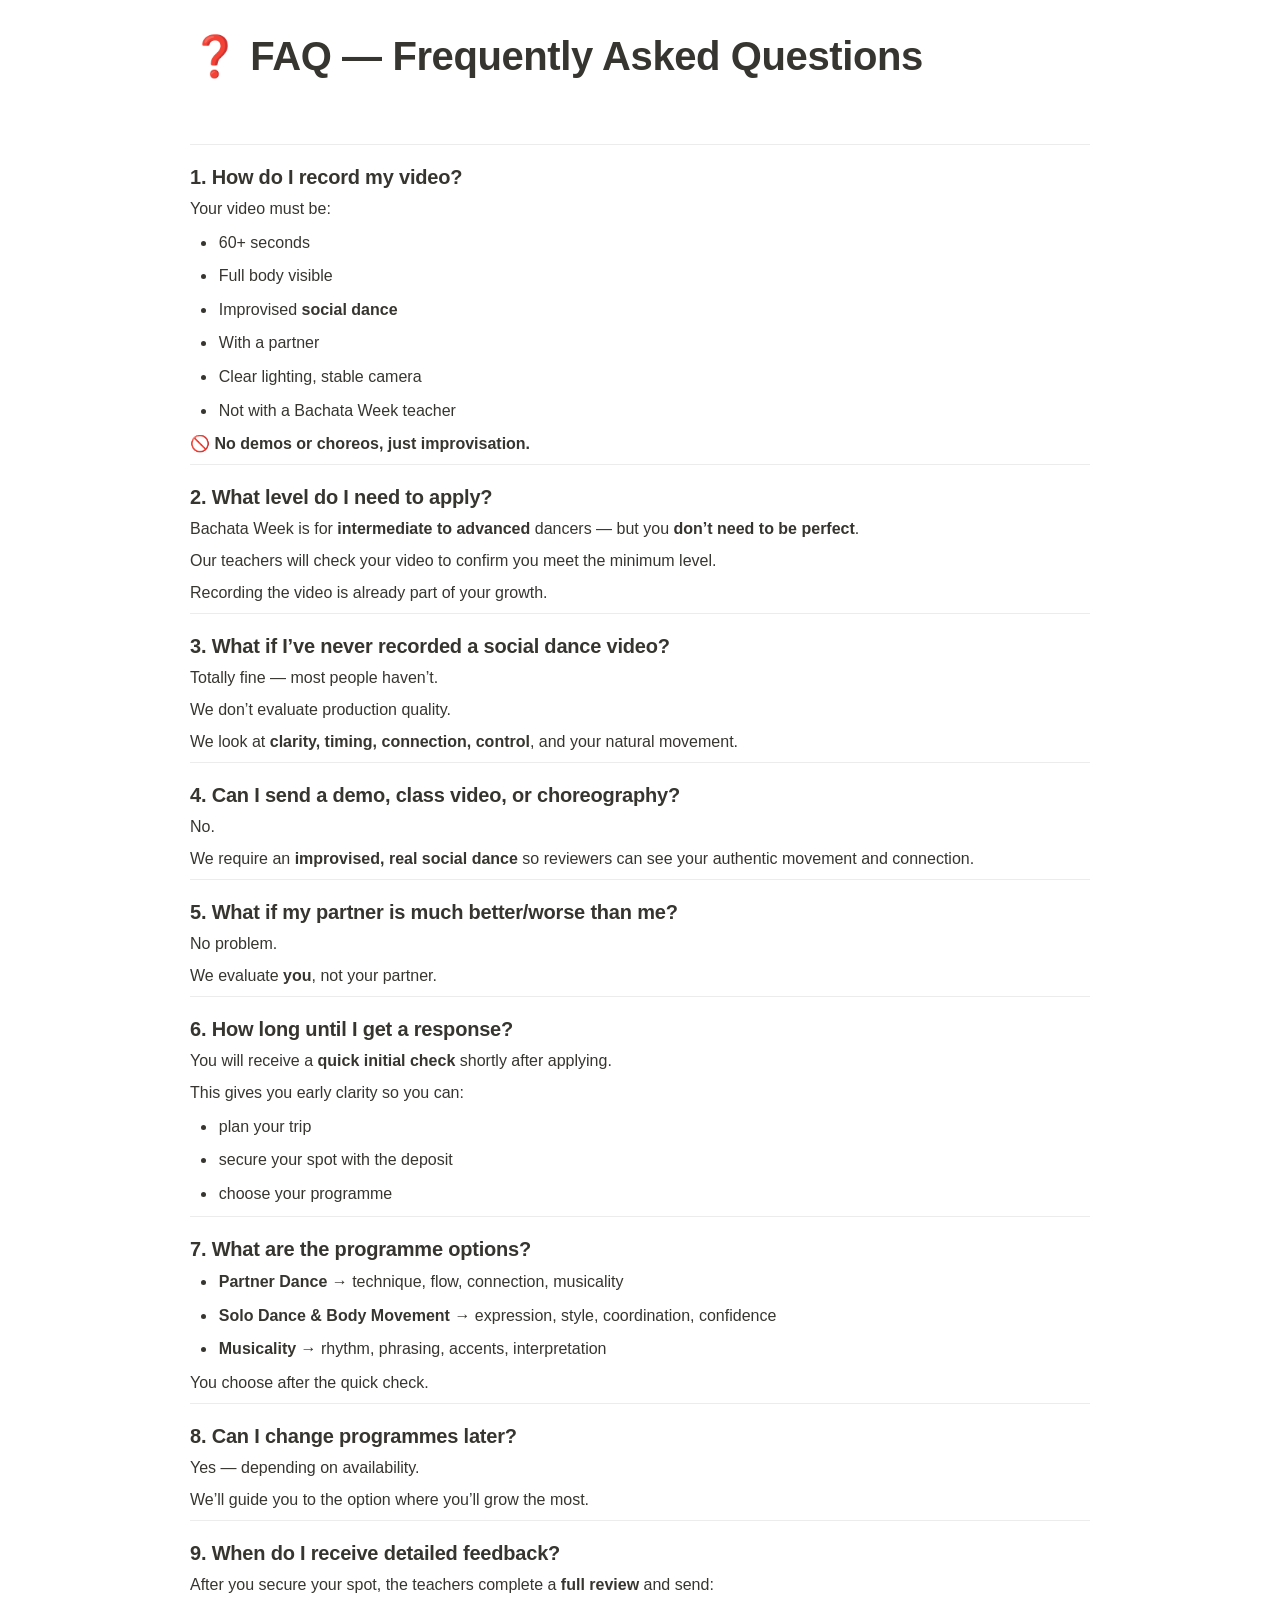
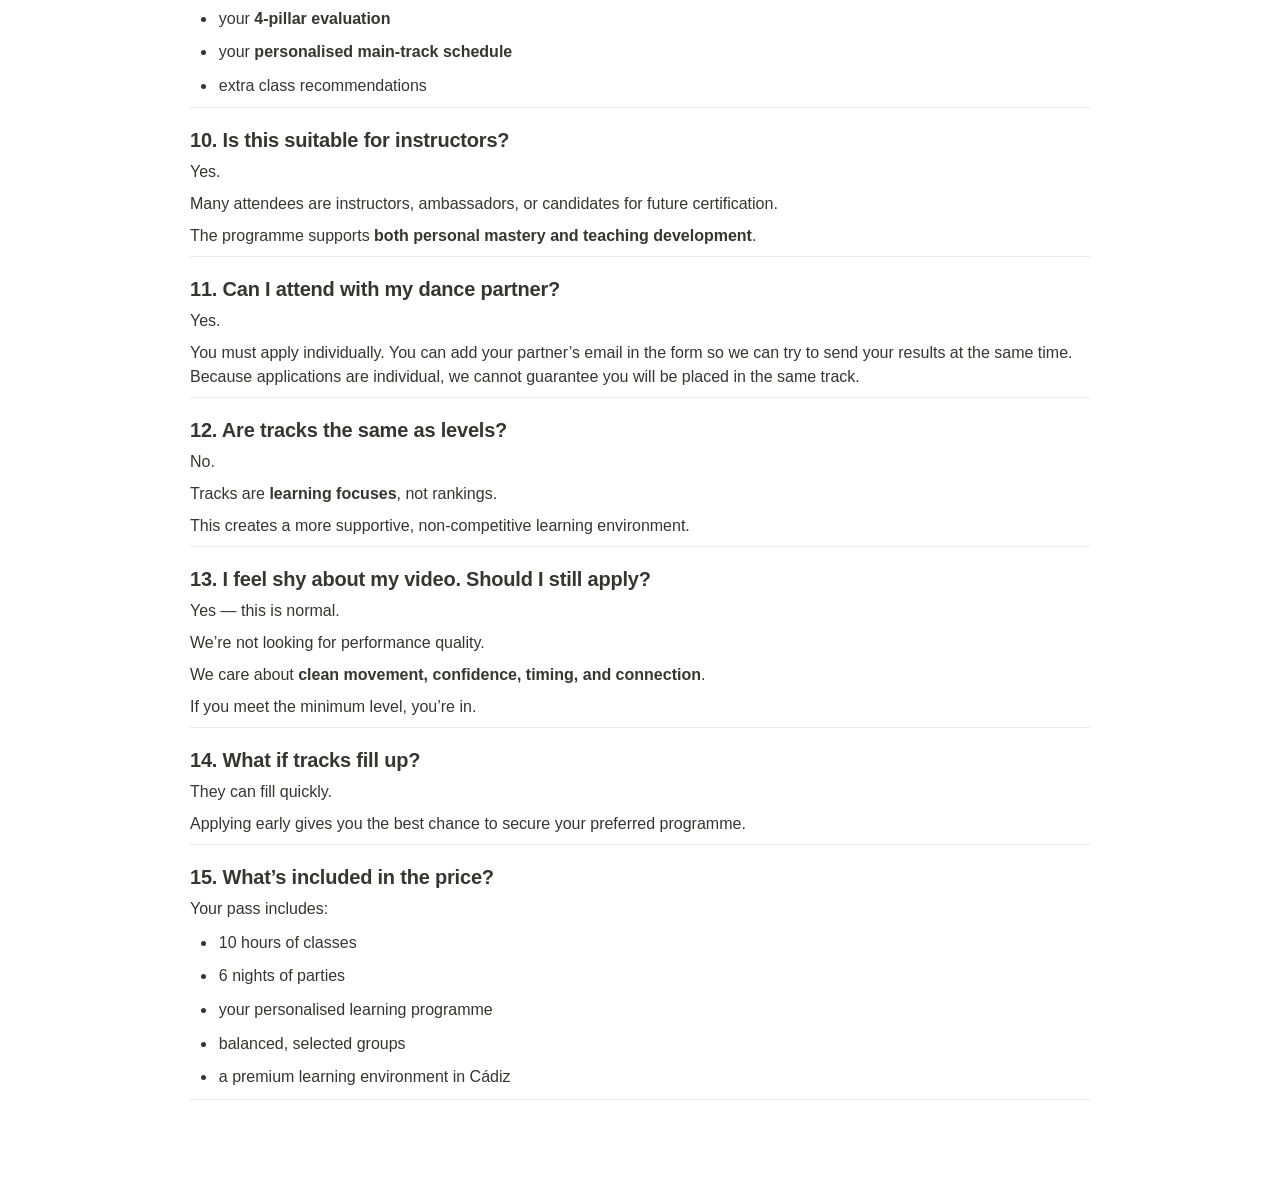
<file: faq.html>
<html><head><meta http-equiv="Content-Type" content="text/html; charset=utf-8"/><title>❓ FAQ — Frequently Asked Questions</title><style>
/* cspell:disable-file */
/* webkit printing magic: print all background colors */
html {
	-webkit-print-color-adjust: exact;
}
* {
	box-sizing: border-box;
	-webkit-print-color-adjust: exact;
}

html,
body {
	margin: 0;
	padding: 0;
}
@media only screen {
	body {
		margin: 2em auto;
		max-width: 900px;
		color: rgb(55, 53, 47);
	}
}

body {
	line-height: 1.5;
	white-space: pre-wrap;
}

a,
a.visited {
	color: inherit;
	text-decoration: underline;
}

.pdf-relative-link-path {
	font-size: 80%;
	color: #444;
}

h1,
h2,
h3 {
	letter-spacing: -0.01em;
	line-height: 1.2;
	font-weight: 600;
	margin-bottom: 0;
}

.page-title {
	font-size: 2.5rem;
	font-weight: 700;
	margin-top: 0;
	margin-bottom: 0.75em;
}

h1 {
	font-size: 1.875rem;
	margin-top: 1.875rem;
}

h2 {
	font-size: 1.5rem;
	margin-top: 1.5rem;
}

h3 {
	font-size: 1.25rem;
	margin-top: 1.25rem;
}

.source {
	border: 1px solid #ddd;
	border-radius: 3px;
	padding: 1.5em;
	word-break: break-all;
}

.callout {
	border-radius: 10px;
	padding: 1rem;
}

figure {
	margin: 1.25em 0;
	page-break-inside: avoid;
}

figcaption {
	opacity: 0.5;
	font-size: 85%;
	margin-top: 0.5em;
}

mark {
	background-color: transparent;
}

.indented {
	padding-left: 1.5em;
}

hr {
	background: transparent;
	display: block;
	width: 100%;
	height: 1px;
	visibility: visible;
	border: none;
	border-bottom: 1px solid rgba(55, 53, 47, 0.09);
}

img {
	max-width: 100%;
}

@media only print {
	img {
		max-height: 100vh;
		object-fit: contain;
	}
}

@page {
	margin: 1in;
}

.collection-content {
	font-size: 0.875rem;
}

.collection-content td {
	white-space: pre-wrap;
	word-break: break-word;
}

.column-list {
	display: flex;
	justify-content: space-between;
}

.column {
	padding: 0 1em;
}

.column:first-child {
	padding-left: 0;
}

.column:last-child {
	padding-right: 0;
}

.table_of_contents-item {
	display: block;
	font-size: 0.875rem;
	line-height: 1.3;
	padding: 0.125rem;
}

.table_of_contents-indent-1 {
	margin-left: 1.5rem;
}

.table_of_contents-indent-2 {
	margin-left: 3rem;
}

.table_of_contents-indent-3 {
	margin-left: 4.5rem;
}

.table_of_contents-link {
	text-decoration: none;
	opacity: 0.7;
	border-bottom: 1px solid rgba(55, 53, 47, 0.18);
}

table,
th,
td {
	border: 1px solid rgba(55, 53, 47, 0.09);
	border-collapse: collapse;
}

table {
	border-left: none;
	border-right: none;
}

th,
td {
	font-weight: normal;
	padding: 0.25em 0.5em;
	line-height: 1.5;
	min-height: 1.5em;
	text-align: left;
}

th {
	color: rgba(55, 53, 47, 0.6);
}

ol,
ul {
	margin: 0;
	margin-block-start: 0.6em;
	margin-block-end: 0.6em;
}

li > ol:first-child,
li > ul:first-child {
	margin-block-start: 0.6em;
}

ul > li {
	list-style: disc;
}

ul.to-do-list {
	padding-inline-start: 0;
}

ul.to-do-list > li {
	list-style: none;
}

.to-do-children-checked {
	text-decoration: line-through;
	opacity: 0.375;
}

ul.toggle > li {
	list-style: none;
}

ul {
	padding-inline-start: 1.7em;
}

ul > li {
	padding-left: 0.1em;
}

ol {
	padding-inline-start: 1.6em;
}

ol > li {
	padding-left: 0.2em;
}

.mono ol {
	padding-inline-start: 2em;
}

.mono ol > li {
	text-indent: -0.4em;
}

.toggle {
	padding-inline-start: 0em;
	list-style-type: none;
}

/* Indent toggle children */
.toggle > li > details {
	padding-left: 1.7em;
}

.toggle > li > details > summary {
	margin-left: -1.1em;
}

.selected-value {
	display: inline-block;
	padding: 0 0.5em;
	background: rgba(206, 205, 202, 0.5);
	border-radius: 3px;
	margin-right: 0.5em;
	margin-top: 0.3em;
	margin-bottom: 0.3em;
	white-space: nowrap;
}

.collection-title {
	display: inline-block;
	margin-right: 1em;
}

.page-description {
	margin-bottom: 2em;
}

.simple-table {
	margin-top: 1em;
	font-size: 0.875rem;
	empty-cells: show;
}
.simple-table td {
	height: 29px;
	min-width: 120px;
}

.simple-table th {
	height: 29px;
	min-width: 120px;
}

.simple-table-header-color {
	background: rgb(247, 246, 243);
	color: black;
}
.simple-table-header {
	font-weight: 500;
}

time {
	opacity: 0.5;
}

.icon {
	display: inline-flex;
	align-items: center;
	justify-content: center;
	max-width: 1.2em;
	max-height: 1.2em;
	text-decoration: none;
	vertical-align: text-bottom;
	margin-right: 0.5em;
}

img.icon {
	border-radius: 3px;
}

.callout img.notion-static-icon {
	width: 1em;
	height: 1em;
}

.callout p {
	margin: 0;
}

.callout h1,
.callout h2,
.callout h3 {
	margin: 0 0 0.6rem;
}

.user-icon {
	width: 1.5em;
	height: 1.5em;
	border-radius: 100%;
	margin-right: 0.5rem;
}

.user-icon-inner {
	font-size: 0.8em;
}

.text-icon {
	border: 1px solid #000;
	text-align: center;
}

.page-cover-image {
	display: block;
	object-fit: cover;
	width: 100%;
	max-height: 30vh;
}

.page-header-icon {
	font-size: 3rem;
	margin-bottom: 1rem;
}

.page-header-icon-with-cover {
	margin-top: -0.72em;
	margin-left: 0.07em;
}

.page-header-icon img {
	border-radius: 3px;
}

.link-to-page {
	margin: 1em 0;
	padding: 0;
	border: none;
	font-weight: 500;
}

p > .user {
	opacity: 0.5;
}

td > .user,
td > time {
	white-space: nowrap;
}

input[type="checkbox"] {
	transform: scale(1.5);
	margin-right: 0.6em;
	vertical-align: middle;
}

p {
	margin-top: 0.5em;
	margin-bottom: 0.5em;
}

.image {
	border: none;
	margin: 1.5em 0;
	padding: 0;
	border-radius: 0;
	text-align: center;
}

.code,
code {
	background: rgba(135, 131, 120, 0.15);
	border-radius: 3px;
	padding: 0.2em 0.4em;
	border-radius: 3px;
	font-size: 85%;
	tab-size: 2;
}

code {
	color: #eb5757;
}

.code {
	padding: 1.5em 1em;
}

.code-wrap {
	white-space: pre-wrap;
	word-break: break-all;
}

.code > code {
	background: none;
	padding: 0;
	font-size: 100%;
	color: inherit;
}

blockquote {
	font-size: 1em;
	margin: 1em 0;
	padding-left: 1em;
	border-left: 3px solid rgb(55, 53, 47);
}

blockquote.quote-large {
	font-size: 1.25em;
}

.bookmark {
	text-decoration: none;
	max-height: 8em;
	padding: 0;
	display: flex;
	width: 100%;
	align-items: stretch;
}

.bookmark-title {
	font-size: 0.85em;
	overflow: hidden;
	text-overflow: ellipsis;
	height: 1.75em;
	white-space: nowrap;
}

.bookmark-text {
	display: flex;
	flex-direction: column;
}

.bookmark-info {
	flex: 4 1 180px;
	padding: 12px 14px 14px;
	display: flex;
	flex-direction: column;
	justify-content: space-between;
}

.bookmark-image {
	width: 33%;
	flex: 1 1 180px;
	display: block;
	position: relative;
	object-fit: cover;
	border-radius: 1px;
}

.bookmark-description {
	color: rgba(55, 53, 47, 0.6);
	font-size: 0.75em;
	overflow: hidden;
	max-height: 4.5em;
	word-break: break-word;
}

.bookmark-href {
	font-size: 0.75em;
	margin-top: 0.25em;
}

.sans { font-family: ui-sans-serif, -apple-system, BlinkMacSystemFont, "Segoe UI Variable Display", "Segoe UI", Helvetica, "Apple Color Emoji", Arial, sans-serif, "Segoe UI Emoji", "Segoe UI Symbol"; }
.code { font-family: "SFMono-Regular", Menlo, Consolas, "PT Mono", "Liberation Mono", Courier, monospace; }
.serif { font-family: Lyon-Text, Georgia, ui-serif, serif; }
.mono { font-family: iawriter-mono, Nitti, Menlo, Courier, monospace; }
.pdf .sans { font-family: Inter, ui-sans-serif, -apple-system, BlinkMacSystemFont, "Segoe UI Variable Display", "Segoe UI", Helvetica, "Apple Color Emoji", Arial, sans-serif, "Segoe UI Emoji", "Segoe UI Symbol", 'Twemoji', 'Noto Color Emoji', 'Noto Sans CJK JP'; }
.pdf:lang(zh-CN) .sans { font-family: Inter, ui-sans-serif, -apple-system, BlinkMacSystemFont, "Segoe UI Variable Display", "Segoe UI", Helvetica, "Apple Color Emoji", Arial, sans-serif, "Segoe UI Emoji", "Segoe UI Symbol", 'Twemoji', 'Noto Color Emoji', 'Noto Sans CJK SC'; }
.pdf:lang(zh-TW) .sans { font-family: Inter, ui-sans-serif, -apple-system, BlinkMacSystemFont, "Segoe UI Variable Display", "Segoe UI", Helvetica, "Apple Color Emoji", Arial, sans-serif, "Segoe UI Emoji", "Segoe UI Symbol", 'Twemoji', 'Noto Color Emoji', 'Noto Sans CJK TC'; }
.pdf:lang(ko-KR) .sans { font-family: Inter, ui-sans-serif, -apple-system, BlinkMacSystemFont, "Segoe UI Variable Display", "Segoe UI", Helvetica, "Apple Color Emoji", Arial, sans-serif, "Segoe UI Emoji", "Segoe UI Symbol", 'Twemoji', 'Noto Color Emoji', 'Noto Sans CJK KR'; }
.pdf .code { font-family: Source Code Pro, "SFMono-Regular", Menlo, Consolas, "PT Mono", "Liberation Mono", Courier, monospace, 'Twemoji', 'Noto Color Emoji', 'Noto Sans Mono CJK JP'; }
.pdf:lang(zh-CN) .code { font-family: Source Code Pro, "SFMono-Regular", Menlo, Consolas, "PT Mono", "Liberation Mono", Courier, monospace, 'Twemoji', 'Noto Color Emoji', 'Noto Sans Mono CJK SC'; }
.pdf:lang(zh-TW) .code { font-family: Source Code Pro, "SFMono-Regular", Menlo, Consolas, "PT Mono", "Liberation Mono", Courier, monospace, 'Twemoji', 'Noto Color Emoji', 'Noto Sans Mono CJK TC'; }
.pdf:lang(ko-KR) .code { font-family: Source Code Pro, "SFMono-Regular", Menlo, Consolas, "PT Mono", "Liberation Mono", Courier, monospace, 'Twemoji', 'Noto Color Emoji', 'Noto Sans Mono CJK KR'; }
.pdf .serif { font-family: PT Serif, Lyon-Text, Georgia, ui-serif, serif, 'Twemoji', 'Noto Color Emoji', 'Noto Serif CJK JP'; }
.pdf:lang(zh-CN) .serif { font-family: PT Serif, Lyon-Text, Georgia, ui-serif, serif, 'Twemoji', 'Noto Color Emoji', 'Noto Serif CJK SC'; }
.pdf:lang(zh-TW) .serif { font-family: PT Serif, Lyon-Text, Georgia, ui-serif, serif, 'Twemoji', 'Noto Color Emoji', 'Noto Serif CJK TC'; }
.pdf:lang(ko-KR) .serif { font-family: PT Serif, Lyon-Text, Georgia, ui-serif, serif, 'Twemoji', 'Noto Color Emoji', 'Noto Serif CJK KR'; }
.pdf .mono { font-family: PT Mono, iawriter-mono, Nitti, Menlo, Courier, monospace, 'Twemoji', 'Noto Color Emoji', 'Noto Sans Mono CJK JP'; }
.pdf:lang(zh-CN) .mono { font-family: PT Mono, iawriter-mono, Nitti, Menlo, Courier, monospace, 'Twemoji', 'Noto Color Emoji', 'Noto Sans Mono CJK SC'; }
.pdf:lang(zh-TW) .mono { font-family: PT Mono, iawriter-mono, Nitti, Menlo, Courier, monospace, 'Twemoji', 'Noto Color Emoji', 'Noto Sans Mono CJK TC'; }
.pdf:lang(ko-KR) .mono { font-family: PT Mono, iawriter-mono, Nitti, Menlo, Courier, monospace, 'Twemoji', 'Noto Color Emoji', 'Noto Sans Mono CJK KR'; }
.highlight-default {
	color: rgba(44, 44, 43, 1);
}
.highlight-gray {
	color: rgba(125, 122, 117, 1);
	fill: rgba(125, 122, 117, 1);
}
.highlight-brown {
	color: rgba(159, 118, 90, 1);
	fill: rgba(159, 118, 90, 1);
}
.highlight-orange {
	color: rgba(210, 123, 45, 1);
	fill: rgba(210, 123, 45, 1);
}
.highlight-yellow {
	color: rgba(203, 148, 52, 1);
	fill: rgba(203, 148, 52, 1);
}
.highlight-teal {
	color: rgba(80, 148, 110, 1);
	fill: rgba(80, 148, 110, 1);
}
.highlight-blue {
	color: rgba(56, 125, 201, 1);
	fill: rgba(56, 125, 201, 1);
}
.highlight-purple {
	color: rgba(154, 107, 180, 1);
	fill: rgba(154, 107, 180, 1);
}
.highlight-pink {
	color: rgba(193, 76, 138, 1);
	fill: rgba(193, 76, 138, 1);
}
.highlight-red {
	color: rgba(207, 81, 72, 1);
	fill: rgba(207, 81, 72, 1);
}
.highlight-default_background {
	color: rgba(44, 44, 43, 1);
}
.highlight-gray_background {
	background: rgba(42, 28, 0, 0.07);
}
.highlight-brown_background {
	background: rgba(139, 46, 0, 0.086);
}
.highlight-orange_background {
	background: rgba(224, 101, 1, 0.129);
}
.highlight-yellow_background {
	background: rgba(211, 168, 0, 0.137);
}
.highlight-teal_background {
	background: rgba(0, 100, 45, 0.09);
}
.highlight-blue_background {
	background: rgba(0, 124, 215, 0.094);
}
.highlight-purple_background {
	background: rgba(102, 0, 178, 0.078);
}
.highlight-pink_background {
	background: rgba(197, 0, 93, 0.086);
}
.highlight-red_background {
	background: rgba(223, 22, 0, 0.094);
}
.block-color-default {
	color: inherit;
	fill: inherit;
}
.block-color-gray {
	color: rgba(125, 122, 117, 1);
	fill: rgba(125, 122, 117, 1);
}
.block-color-brown {
	color: rgba(159, 118, 90, 1);
	fill: rgba(159, 118, 90, 1);
}
.block-color-orange {
	color: rgba(210, 123, 45, 1);
	fill: rgba(210, 123, 45, 1);
}
.block-color-yellow {
	color: rgba(203, 148, 52, 1);
	fill: rgba(203, 148, 52, 1);
}
.block-color-teal {
	color: rgba(80, 148, 110, 1);
	fill: rgba(80, 148, 110, 1);
}
.block-color-blue {
	color: rgba(56, 125, 201, 1);
	fill: rgba(56, 125, 201, 1);
}
.block-color-purple {
	color: rgba(154, 107, 180, 1);
	fill: rgba(154, 107, 180, 1);
}
.block-color-pink {
	color: rgba(193, 76, 138, 1);
	fill: rgba(193, 76, 138, 1);
}
.block-color-red {
	color: rgba(207, 81, 72, 1);
	fill: rgba(207, 81, 72, 1);
}
.block-color-default_background {
	color: inherit;
	fill: inherit;
}
.block-color-gray_background {
	background: rgba(240, 239, 237, 1);
}
.block-color-brown_background {
	background: rgba(245, 237, 233, 1);
}
.block-color-orange_background {
	background: rgba(251, 235, 222, 1);
}
.block-color-yellow_background {
	background: rgba(249, 243, 220, 1);
}
.block-color-teal_background {
	background: rgba(232, 241, 236, 1);
}
.block-color-blue_background {
	background: rgba(229, 242, 252, 1);
}
.block-color-purple_background {
	background: rgba(243, 235, 249, 1);
}
.block-color-pink_background {
	background: rgba(250, 233, 241, 1);
}
.block-color-red_background {
	background: rgba(252, 233, 231, 1);
}
.select-value-color-default { background-color: rgba(42, 28, 0, 0.07); }
.select-value-color-gray { background-color: rgba(28, 19, 1, 0.11); }
.select-value-color-brown { background-color: rgba(127, 51, 0, 0.156); }
.select-value-color-orange { background-color: rgba(196, 88, 0, 0.203); }
.select-value-color-yellow { background-color: rgba(209, 156, 0, 0.282); }
.select-value-color-green { background-color: rgba(0, 96, 38, 0.156); }
.select-value-color-blue { background-color: rgba(0, 118, 217, 0.203); }
.select-value-color-purple { background-color: rgba(92, 0, 163, 0.141); }
.select-value-color-pink { background-color: rgba(183, 0, 78, 0.152); }
.select-value-color-red { background-color: rgba(206, 24, 0, 0.164); }

.checkbox {
	display: inline-flex;
	vertical-align: text-bottom;
	width: 16;
	height: 16;
	background-size: 16px;
	margin-left: 2px;
	margin-right: 5px;
}

.checkbox-on {
	background-image: url("data:image/svg+xml;charset=UTF-8,%3Csvg%20width%3D%2216%22%20height%3D%2216%22%20viewBox%3D%220%200%2016%2016%22%20fill%3D%22none%22%20xmlns%3D%22http%3A%2F%2Fwww.w3.org%2F2000%2Fsvg%22%3E%0A%3Crect%20width%3D%2216%22%20height%3D%2216%22%20fill%3D%22%2358A9D7%22%2F%3E%0A%3Cpath%20d%3D%22M6.71429%2012.2852L14%204.9995L12.7143%203.71436L6.71429%209.71378L3.28571%206.2831L2%207.57092L6.71429%2012.2852Z%22%20fill%3D%22white%22%2F%3E%0A%3C%2Fsvg%3E");
}

.checkbox-off {
	background-image: url("data:image/svg+xml;charset=UTF-8,%3Csvg%20width%3D%2216%22%20height%3D%2216%22%20viewBox%3D%220%200%2016%2016%22%20fill%3D%22none%22%20xmlns%3D%22http%3A%2F%2Fwww.w3.org%2F2000%2Fsvg%22%3E%0A%3Crect%20x%3D%220.75%22%20y%3D%220.75%22%20width%3D%2214.5%22%20height%3D%2214.5%22%20fill%3D%22white%22%20stroke%3D%22%2336352F%22%20stroke-width%3D%221.5%22%2F%3E%0A%3C%2Fsvg%3E");
}
	
</style></head><body><article id="2b431641-07b5-8070-9914-e63d89918628" class="page sans"><header><h1 class="page-title">❓ <strong>FAQ — Frequently Asked Questions</strong></h1><p class="page-description"></p></header><div class="page-body"><p id="2b931641-07b5-80f5-ada0-d8429d0590db" class="">
</p><hr id="2b931641-07b5-8092-b88d-d0539d13a64f"/><h3 id="2b931641-07b5-8038-8bf8-d5bc7e8a1c42" class=""><strong>1. How do I record my video?</strong></h3><p id="2b931641-07b5-80ac-8e4e-d2bc893b2d80" class="">Your video must be:</p><ul id="2b931641-07b5-80a5-a451-f921c5605c69" class="bulleted-list"><li style="list-style-type:disc">60+ seconds</li></ul><ul id="2b931641-07b5-809a-98e9-d25c963b6930" class="bulleted-list"><li style="list-style-type:disc">Full body visible</li></ul><ul id="2b931641-07b5-80a9-a06e-f67a119b5060" class="bulleted-list"><li style="list-style-type:disc">Improvised <strong>social dance</strong></li></ul><ul id="2b931641-07b5-803c-afc7-f80a19170ef6" class="bulleted-list"><li style="list-style-type:disc">With a partner</li></ul><ul id="2b931641-07b5-802c-8f1a-d6cd7e80d07a" class="bulleted-list"><li style="list-style-type:disc">Clear lighting, stable camera</li></ul><ul id="2b931641-07b5-8018-a0a6-f71c2694b4c4" class="bulleted-list"><li style="list-style-type:disc">Not with a Bachata Week teacher</li></ul><p id="2b931641-07b5-80f0-ac4a-ed1eb2dd97bd" class="">🚫 <strong>No demos or choreos, just improvisation.</strong></p><hr id="2b931641-07b5-8054-a3f1-c66be56d385d"/><h3 id="2b931641-07b5-80ce-8112-e00bc447b22f" class=""><strong>2. What level do I need to apply?</strong></h3><p id="2b931641-07b5-80b3-891f-cbbc20c32dda" class="">Bachata Week is for <strong>intermediate to advanced</strong> dancers — but you <strong>don’t need to be perfect</strong>.</p><p id="2b931641-07b5-80e5-8ac1-f91c63bd183f" class="">Our teachers will check your video to confirm you meet the minimum level.</p><p id="2b931641-07b5-803e-aef8-d70f7fc6054a" class="">Recording the video is already part of your growth.</p><hr id="2b931641-07b5-80dc-8895-c7281a09f6af"/><h3 id="2b931641-07b5-8071-a3fb-ea45364f19e8" class=""><strong>3. What if I’ve never recorded a social dance video?</strong></h3><p id="2b931641-07b5-8026-80b1-e1047f257145" class="">Totally fine — most people haven’t.</p><p id="2b931641-07b5-805d-b734-ef5396fe7946" class="">We don’t evaluate production quality.</p><p id="2b931641-07b5-802a-8f69-c81d8bb69535" class="">We look at <strong>clarity, timing, connection, control</strong>, and your natural movement.</p><hr id="2b931641-07b5-80bc-9fde-f9e092fa2e96"/><h3 id="2b931641-07b5-8017-8797-c518c87c1dc1" class=""><strong>4. Can I send a demo, class video, or choreography?</strong></h3><p id="2b931641-07b5-805f-97d6-d77bebf8137e" class="">No.</p><p id="2b931641-07b5-8097-9468-c3b50fa35669" class="">We require an <strong>improvised, real social dance</strong> so reviewers can see your authentic movement and connection.</p><hr id="2b931641-07b5-809e-96be-d66315384b1a"/><h3 id="2b931641-07b5-80f3-b5b7-f2be46e78693" class=""><strong>5. What if my partner is much better/worse than me?</strong></h3><p id="2b931641-07b5-80de-9987-ea5fbce8e314" class="">No problem.</p><p id="2b931641-07b5-8086-a749-fa329105c4b6" class="">We evaluate <strong>you</strong>, not your partner.</p><hr id="2b931641-07b5-80ca-ad90-c6f1bc7eca3c"/><h3 id="2b931641-07b5-800a-b356-e37fa44581b6" class=""><strong>6. How long until I get a response?</strong></h3><p id="2b931641-07b5-80bd-986b-c05488893baa" class="">You will receive a <strong>quick initial check</strong> shortly after applying.</p><p id="2b931641-07b5-8006-84ec-d70dc2bcb342" class="">This gives you early clarity so you can:</p><ul id="2b931641-07b5-80f5-9544-eeba89aaa46e" class="bulleted-list"><li style="list-style-type:disc">plan your trip</li></ul><ul id="2b931641-07b5-8013-b73d-fc728dc1cc6f" class="bulleted-list"><li style="list-style-type:disc">secure your spot with the deposit</li></ul><ul id="2b931641-07b5-80a5-9c1b-f3c729a2a646" class="bulleted-list"><li style="list-style-type:disc">choose your programme</li></ul><hr id="2b931641-07b5-8048-9908-dac2027e215b"/><h3 id="2b931641-07b5-8001-8455-cfb438d29d6d" class=""><strong>7. What are the programme options?</strong></h3><ul id="2b931641-07b5-8059-a704-ed9d5c36bfbd" class="bulleted-list"><li style="list-style-type:disc"><strong>Partner Dance</strong> → technique, flow, connection, musicality</li></ul><ul id="2b931641-07b5-80c6-bf1a-e936f3ede5b8" class="bulleted-list"><li style="list-style-type:disc"><strong>Solo Dance &amp; Body Movement</strong> → expression, style, coordination, confidence</li></ul><ul id="2b931641-07b5-800b-b1a1-e21dca3a2f8a" class="bulleted-list"><li style="list-style-type:disc"><strong>Musicality</strong> → rhythm, phrasing, accents, interpretation</li></ul><p id="2b931641-07b5-80ec-847d-cea2c39033ed" class="">You choose after the quick check.</p><hr id="2b931641-07b5-80cf-8051-ef179614b11b"/><h3 id="2b931641-07b5-807d-a454-ddbdf93a8943" class=""><strong>8. Can I change programmes later?</strong></h3><p id="2b931641-07b5-80b6-b9eb-ddf296502124" class="">Yes — depending on availability.</p><p id="2b931641-07b5-80c6-bde1-faf15bcf1b0e" class="">We’ll guide you to the option where you’ll grow the most.</p><hr id="2b931641-07b5-80c7-8444-f727028c6459"/><h3 id="2b931641-07b5-8014-8a9a-c2c5d3a5d123" class=""><strong>9. When do I receive detailed feedback?</strong></h3><p id="2b931641-07b5-80a3-873e-eca6056fac49" class="">After you secure your spot, the teachers complete a <strong>full review</strong> and send:</p><ul id="2b931641-07b5-805c-8775-f6733bf07c38" class="bulleted-list"><li style="list-style-type:disc">your <strong>4-pillar evaluation</strong></li></ul><ul id="2b931641-07b5-803e-b06f-fb15b40efe41" class="bulleted-list"><li style="list-style-type:disc">your <strong>personalised main-track schedule</strong></li></ul><ul id="2b931641-07b5-8051-8188-dc835f60d8d3" class="bulleted-list"><li style="list-style-type:disc">extra class recommendations</li></ul><hr id="2b931641-07b5-8072-a781-fd56345a4799"/><h3 id="2b931641-07b5-800b-bd44-c5c6db80a012" class=""><strong>10. Is this suitable for instructors?</strong></h3><p id="2b931641-07b5-804e-bf3b-ca1cb867957e" class="">Yes.</p><p id="2b931641-07b5-8057-b639-d2948fdb5674" class="">Many attendees are instructors, ambassadors, or candidates for future certification.</p><p id="2b931641-07b5-80c2-b981-f96b85ff94a7" class="">The programme supports <strong>both personal mastery and teaching development</strong>.</p><hr id="2b931641-07b5-80d8-adff-dce7fea420d9"/><h3 id="2b931641-07b5-8015-8664-fbfe9aa14381" class=""><strong>11. Can I attend with my dance partner?</strong></h3><p id="2b931641-07b5-801b-8183-e6264a4bbc18" class="">Yes.</p><p id="2b931641-07b5-8007-b97b-dbfa0409448c" class="">You must apply individually. You can add your partner’s email in the form so we can try to send your results at the same time. Because applications are individual, we cannot guarantee you will be placed in the same track.</p><hr id="2b931641-07b5-80a8-93f6-f86dfc34271e"/><h3 id="2b931641-07b5-801b-965f-e22fccd473db" class=""><strong>12. Are tracks the same as levels?</strong></h3><p id="2b931641-07b5-8095-a773-e433b70f5b18" class="">No.</p><p id="2b931641-07b5-804d-8c3f-d8dc40ef0844" class="">Tracks are <strong>learning focuses</strong>, not rankings.</p><p id="2b931641-07b5-80d8-9315-edce27e2c1c0" class="">This creates a more supportive, non-competitive learning environment.</p><hr id="2b931641-07b5-806c-8355-dd8dbcc661d4"/><h3 id="2b931641-07b5-80fc-915b-d09dcf6b43a4" class=""><strong>13. I feel shy about my video. Should I still apply?</strong></h3><p id="2b931641-07b5-80d8-9770-d9fb3106d918" class="">Yes — this is normal.</p><p id="2b931641-07b5-8076-a7fa-e4205f807005" class="">We’re not looking for performance quality.</p><p id="2b931641-07b5-8026-8135-ce72a2d87997" class="">We care about <strong>clean movement, confidence, timing, and connection</strong>.</p><p id="2b931641-07b5-80c7-b6d1-e39c77c51da9" class="">If you meet the minimum level, you’re in.</p><hr id="2b931641-07b5-8033-a978-c405e2c4ba8b"/><h3 id="2b931641-07b5-80d4-8da4-dea6c5e483c3" class=""><strong>14. What if tracks fill up?</strong></h3><p id="2b931641-07b5-80d8-b49c-f249951f8482" class="">They can fill quickly.</p><p id="2b931641-07b5-806b-8e98-ccaff2b64582" class="">Applying early gives you the best chance to secure your preferred programme.</p><hr id="2b931641-07b5-80ef-8243-dc1968458f5a"/><h3 id="2b931641-07b5-8012-a3c0-cf094594a593" class=""><strong>15. What’s included in the price?</strong></h3><p id="2b931641-07b5-802f-8bca-f3e6875717ec" class="">Your pass includes:</p><ul id="2b931641-07b5-802d-bdc9-d897163ab233" class="bulleted-list"><li style="list-style-type:disc">10 hours of classes</li></ul><ul id="2b931641-07b5-807d-b15f-fb676e964f8f" class="bulleted-list"><li style="list-style-type:disc">6 nights of parties</li></ul><ul id="2b931641-07b5-802e-bd00-f73662986343" class="bulleted-list"><li style="list-style-type:disc">your personalised learning programme</li></ul><ul id="2b931641-07b5-80e2-9369-e305b4c09e49" class="bulleted-list"><li style="list-style-type:disc">balanced, selected groups</li></ul><ul id="2b931641-07b5-80b4-92d9-f686c2eb9e02" class="bulleted-list"><li style="list-style-type:disc">a premium learning environment in Cádiz</li></ul><hr id="2b931641-07b5-8046-a4cc-fb239b546b72"/><p id="2b931641-07b5-80be-b51a-e7cec6b32e72" class="">
</p><p id="2b931641-07b5-8074-9057-ec32a1c3d674" class="">
</p></div></article><span class="sans" style="font-size:14px;padding-top:2em"></span></body></html>
</file>
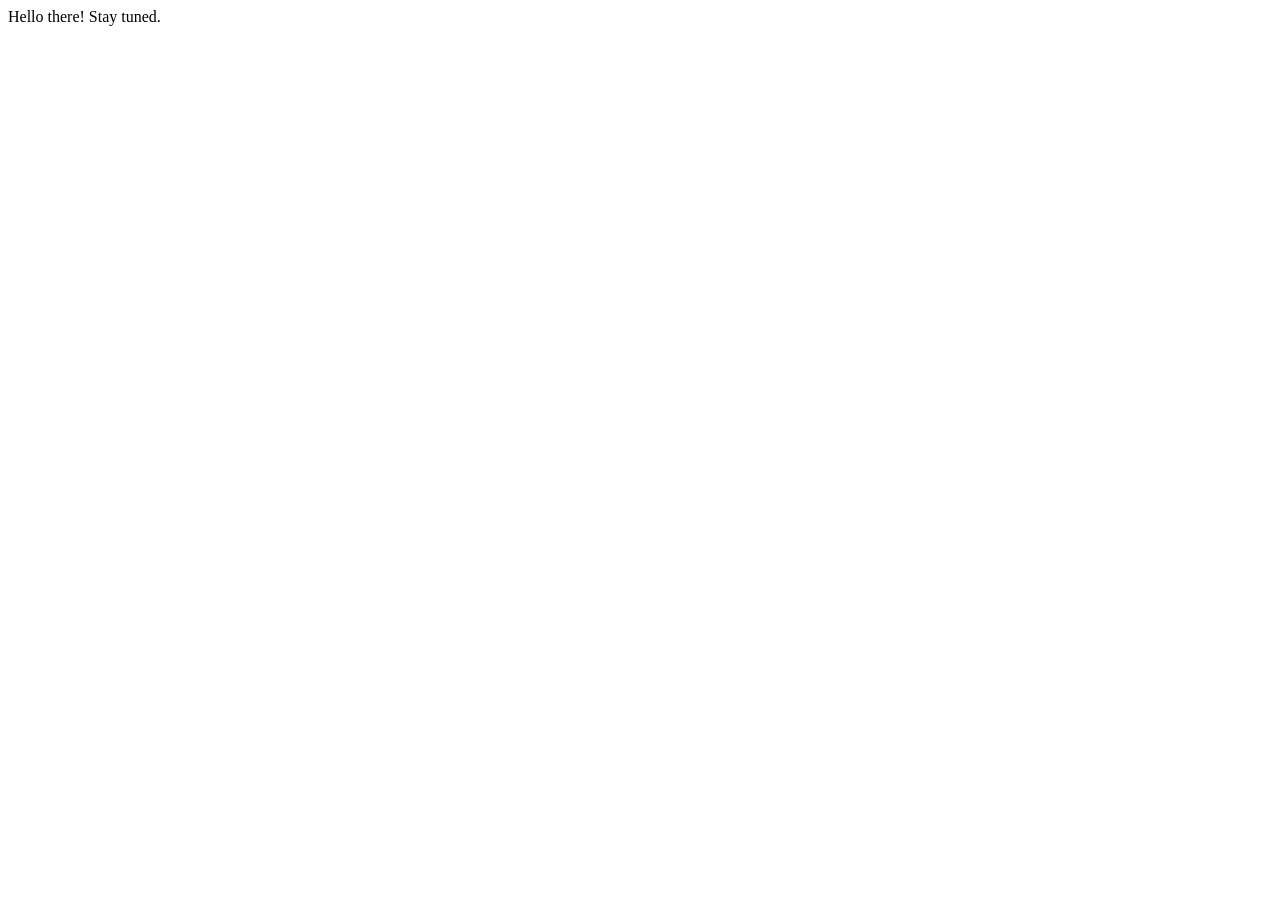
<file: index-temp.html>
<!DOCTYPE html>
<html lang="en">
  <head>
    <meta charset="utf-8" />
    <meta name="viewport" content="width=device-width, initial-scale=1.0" />
    <title>Bachata Week 2026, in Cádiz, Spain</title>
  </head>

  <body id="index">
    Hello there! Stay tuned.
  </body>
</html>
</file>
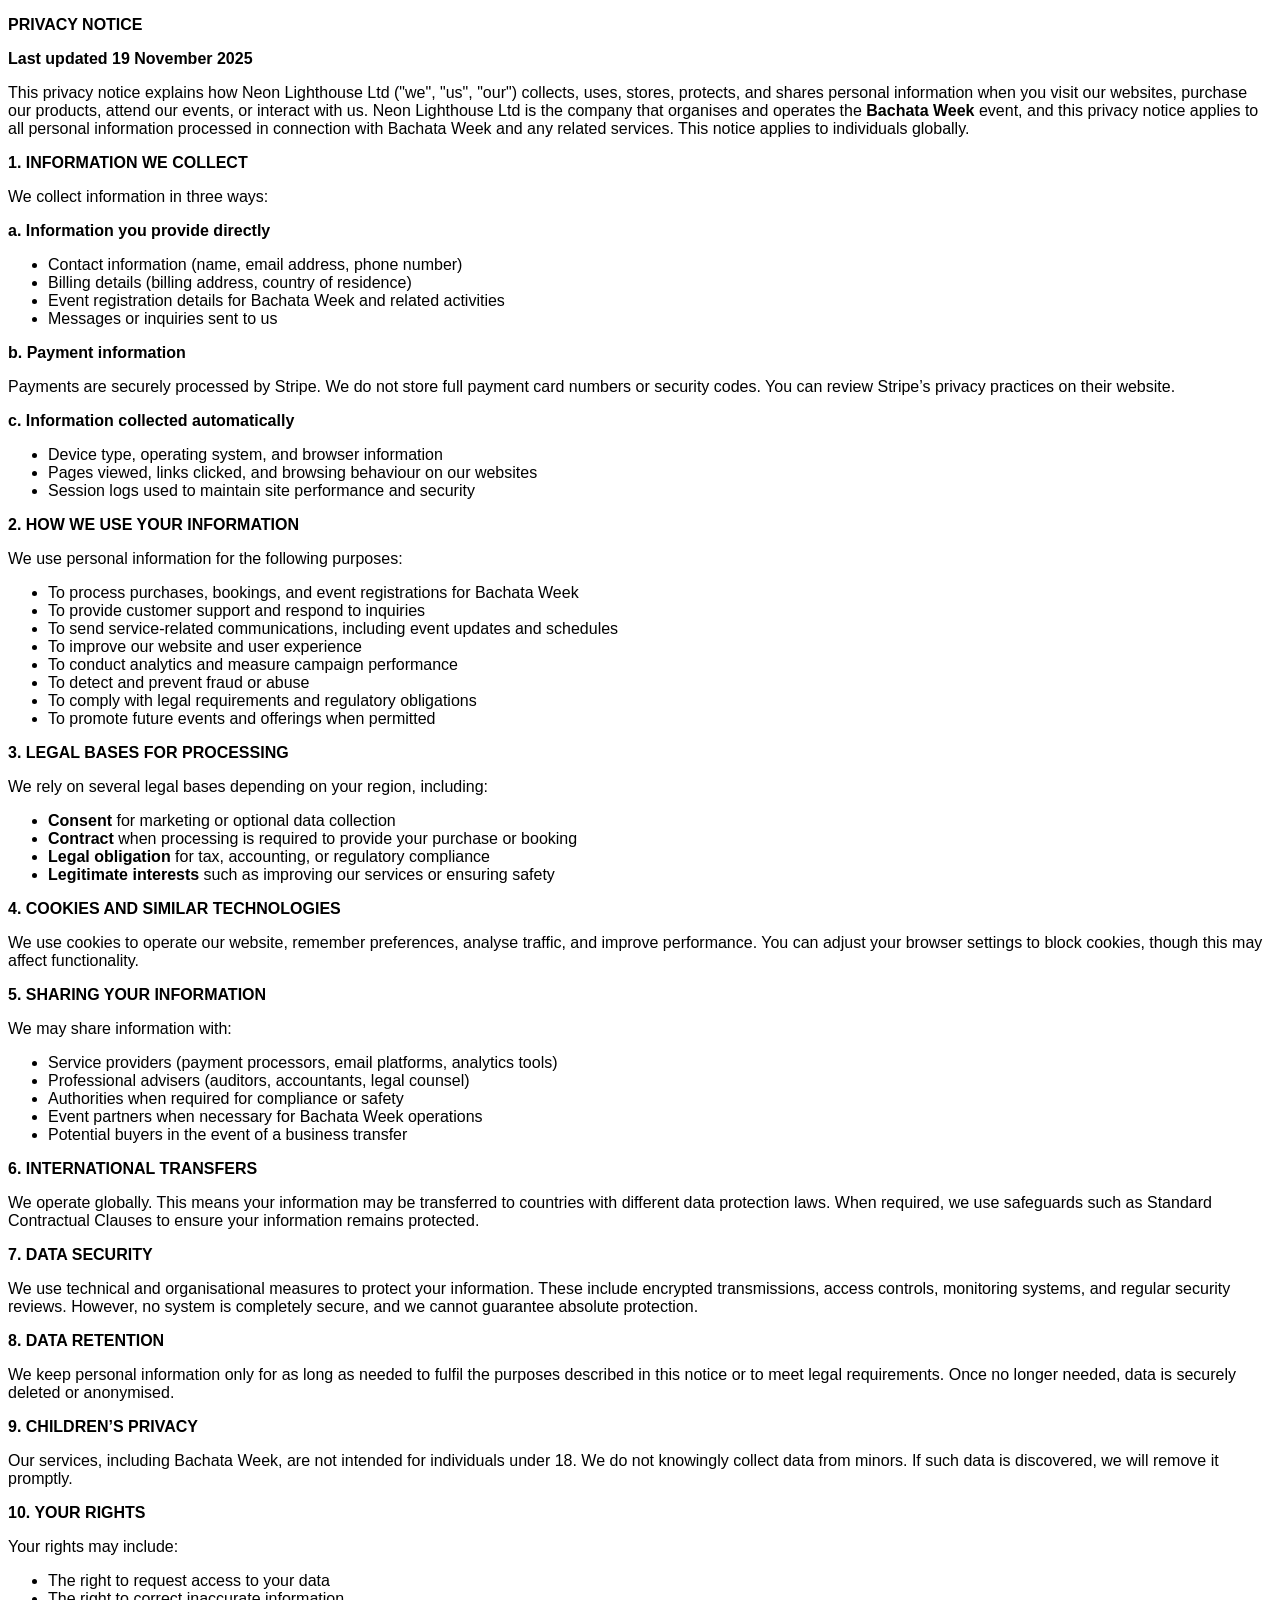
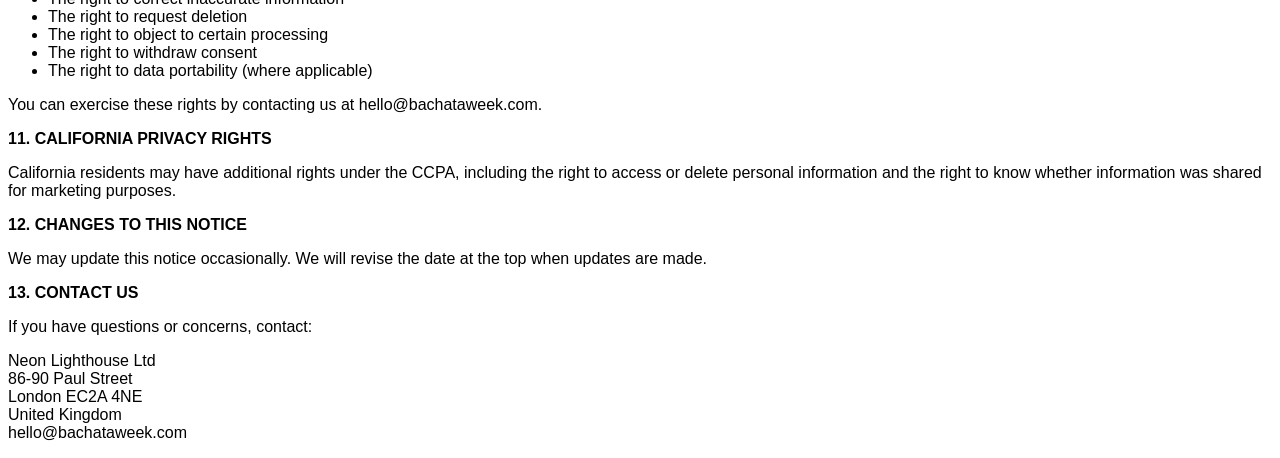
<file: privacy.html>
<!DOCTYPE html>
<html>
  <head>
    <title>Privacy Policy</title>
    <style>
      body { font-family: sans-serif; }
    </style>
  </head>
  <body>
    <p><strong>PRIVACY NOTICE</strong></p>
    <p><strong>Last updated 19 November 2025</strong></p>

    <p>
      This privacy notice explains how Neon Lighthouse Ltd ("we", "us", "our") collects, uses,
      stores, protects, and shares personal information when you visit our websites, purchase our
      products, attend our events, or interact with us. Neon Lighthouse Ltd is the company that
      organises and operates the <strong>Bachata Week</strong> event, and this privacy notice applies
      to all personal information processed in connection with Bachata Week and any related services.
      This notice applies to individuals globally.
    </p>

    <p><strong>1. INFORMATION WE COLLECT</strong></p>
    <p>We collect information in three ways:</p>

    <p><strong>a. Information you provide directly</strong></p>
    <ul>
      <li>Contact information (name, email address, phone number)</li>
      <li>Billing details (billing address, country of residence)</li>
      <li>Event registration details for Bachata Week and related activities</li>
      <li>Messages or inquiries sent to us</li>
    </ul>

    <p><strong>b. Payment information</strong></p>
    <p>
      Payments are securely processed by Stripe. We do not store full payment card numbers or
      security codes. You can review Stripe’s privacy practices on their website.
    </p>

    <p><strong>c. Information collected automatically</strong></p>
    <ul>
      <li>Device type, operating system, and browser information</li>
      <li>Pages viewed, links clicked, and browsing behaviour on our websites</li>
      <li>Session logs used to maintain site performance and security</li>
    </ul>

    <p><strong>2. HOW WE USE YOUR INFORMATION</strong></p>
    <p>We use personal information for the following purposes:</p>
    <ul>
      <li>To process purchases, bookings, and event registrations for Bachata Week</li>
      <li>To provide customer support and respond to inquiries</li>
      <li>To send service-related communications, including event updates and schedules</li>
      <li>To improve our website and user experience</li>
      <li>To conduct analytics and measure campaign performance</li>
      <li>To detect and prevent fraud or abuse</li>
      <li>To comply with legal requirements and regulatory obligations</li>
      <li>To promote future events and offerings when permitted</li>
    </ul>

    <p><strong>3. LEGAL BASES FOR PROCESSING</strong></p>
    <p>
      We rely on several legal bases depending on your region, including:
    </p>
    <ul>
      <li><strong>Consent</strong> for marketing or optional data collection</li>
      <li><strong>Contract</strong> when processing is required to provide your purchase or booking</li>
      <li><strong>Legal obligation</strong> for tax, accounting, or regulatory compliance</li>
      <li><strong>Legitimate interests</strong> such as improving our services or ensuring safety</li>
    </ul>

    <p><strong>4. COOKIES AND SIMILAR TECHNOLOGIES</strong></p>
    <p>
      We use cookies to operate our website, remember preferences, analyse traffic, and improve
      performance. You can adjust your browser settings to block cookies, though this may affect
      functionality.
    </p>

    <p><strong>5. SHARING YOUR INFORMATION</strong></p>
    <p>We may share information with:</p>
    <ul>
      <li>Service providers (payment processors, email platforms, analytics tools)</li>
      <li>Professional advisers (auditors, accountants, legal counsel)</li>
      <li>Authorities when required for compliance or safety</li>
      <li>Event partners when necessary for Bachata Week operations</li>
      <li>Potential buyers in the event of a business transfer</li>
    </ul>

    <p><strong>6. INTERNATIONAL TRANSFERS</strong></p>
    <p>
      We operate globally. This means your information may be transferred to countries with
      different data protection laws. When required, we use safeguards such as Standard Contractual
      Clauses to ensure your information remains protected.
    </p>

    <p><strong>7. DATA SECURITY</strong></p>
    <p>
      We use technical and organisational measures to protect your information. These include
      encrypted transmissions, access controls, monitoring systems, and regular security reviews.
      However, no system is completely secure, and we cannot guarantee absolute protection.
    </p>

    <p><strong>8. DATA RETENTION</strong></p>
    <p>
      We keep personal information only for as long as needed to fulfil the purposes described in
      this notice or to meet legal requirements. Once no longer needed, data is securely deleted or
      anonymised.
    </p>

    <p><strong>9. CHILDREN’S PRIVACY</strong></p>
    <p>
      Our services, including Bachata Week, are not intended for individuals under 18. We do not
      knowingly collect data from minors. If such data is discovered, we will remove it promptly.
    </p>

    <p><strong>10. YOUR RIGHTS</strong></p>
    <p>Your rights may include:</p>
    <ul>
      <li>The right to request access to your data</li>
      <li>The right to correct inaccurate information</li>
      <li>The right to request deletion</li>
      <li>The right to object to certain processing</li>
      <li>The right to withdraw consent</li>
      <li>The right to data portability (where applicable)</li>
    </ul>
    <p>You can exercise these rights by contacting us at hello@bachataweek.com.</p>

    <p><strong>11. CALIFORNIA PRIVACY RIGHTS</strong></p>
    <p>
      California residents may have additional rights under the CCPA, including the right to access
      or delete personal information and the right to know whether information was shared for
      marketing purposes.
    </p>

    <p><strong>12. CHANGES TO THIS NOTICE</strong></p>
    <p>
      We may update this notice occasionally. We will revise the date at the top when updates are
      made.
    </p>

    <p><strong>13. CONTACT US</strong></p>
    <p>If you have questions or concerns, contact:</p>
    <p>
      Neon Lighthouse Ltd<br>
      86-90 Paul Street<br> 
      London EC2A 4NE<br>
      United Kingdom<br>
      hello&#64;bachataweek.com
    </p>

  </body>
</html>
</file>
<file: 2025/assets/css/style2025.css>
/*
*
*	Ventcamp v1.0 custom styles
*
*   http://themeforest.net/user/Vivaco
*
*
*	Golden - #D7874D
*	Blue - #2da9ff
*	Green - #57c2be
*	Pink - #D7874D
*	Berry - #ff8208
*
*/

body,
li.featured a {
  font-family: "Roboto", sans-serif;
  font-weight: 100;
  font-style: normal;
}

.btn,
.hero-txt,
.navigation,
.nav-tabs li a {
  font-family: "Roboto", sans-serif;
  font-weight: 200;
  font-style: normal;
}

strong {
  font-family: "Roboto", sans-serif;
  font-weight: 400;
  font-style: normal;
}

/* Global & Helper */

body {
  color: #000;
  font-size: 11pt;
  background: #fff;
  margin: 0;
}
p {
  font-size: 11pt;
  line-height: 20pt;
  font-weight: 300;
}
h1 {
  font-size: 112px;
}
h2 {
  font-size: 78px;
}
h3 {
  font-size: 54px;
  font-family: "Prata", serif;
  margin-bottom: 20px !important;
}
h4 {
  font-size: 50px;
}
h5 {
  font-size: 40px;
}
h6 {
  font-size: 30px;
}
h7,
.h7 {
  font-size: 20px;
  line-height: 1.5;
}
h8,
.h8 {
  font-size: 22px;
}
h1,
h2,
h3,
h4,
h5,
h6,
h7,
h8,
.h7,
.h8 {
  font-weight: 100;
  display: block;
}

h1,
h2,
h3 {
  margin-top: 10px;
  margin-bottom: 10px;
}
h4,
h5,
h6 {
  margin-top: 10px;
  margin-bottom: 20px;
}
h7,
.h7,
h8,
.h8 {
  margin-top: 10px;
  margin-bottom: 10px;
}

a {
  color: #d7874d;
  text-decoration: underline;
  text-decoration-thickness: 1px;
  text-underline-offset: 2px;
}
a:hover,
a:active,
a:focus {
  color: #e7bb7d;
  text-decoration: underline;
  text-decoration-thickness: 2px;
  outline: none;
}

::selection {
  background-color: #e7bb7d;
  color: #fff;
}

hr {
  width: 20px;
  border-top: 1px solid #d7874d;
}
hr.white {
  border-color: #d7874d;
}
#hero strong {
  font-weight: 500;
}

.light {
  color: #fff;
}
.dark {
  color: #000;
}
b {
  color: #d7874d;
  font-weight: normal;
}
.overlay + .container b {
  color: #e7bb7d;
}
.small {
  font-size: 11pt;
}
.tiny {
  font-size: 9pt;
}

.hiding {
  opacity: 0;
}
.visible {
  opacity: 1;
}
.big {
  font-size: 14pt;
}
.center {
  text-align: center;
}

.btn {
  border: 1px solid #ddd;
  border-radius: 0;
  background: transparent;
  text-decoration: none;
}
.btn:hover {
  opacity: 1;
}
.btn-lg {
  font-size: 28px;
}
.btn-3d {
  background: #f9cb8b66;
  color: #fff;
  border: 1px solid #e7bb7d;
  border-radius: 4px;
  backdrop-filter: blur(5px);
  -webkit-backdrop-filter: blur(5px);
  height: 60px;
}
.btn-3d svg {
  opacity: 0.8;
  color: #fff;
  margin-right: 10px;
  width: 35px;
  height: 35px;
  float: left;
}
.btn-3d span {
  display: block;
  float: right;
  margin-top: 7px;
}
.btn-3d:hover {
  border: 1px solid #f9cb8b;
  background: #e7bb7d;
}

.color .btn-3d {
  color: #fff !important;
  background: #fff;
  border-color: #ddd;
}
.color .btn-3d .fa {
  color: #fff !important;
}

.btn-primary {
  opacity: 1;
  background: #d7874d;
  color: #fff;
  border-color: #d7874d;
}
.btn-primary:hover {
  background: #d7874d;
  color: #fff;
  border-color: #d7874d;
}

.btn-secondary {
  opacity: 1;
  background: #25201f;
  color: #fff;
  border-color: #4d4645;
}
.btn-secondary:hover {
  background: #4d4645;
  color: #fff;
  border-color: #4d4645;
}

.btn-tertiary {
  opacity: 1;
  background: transparent;
}
.btn-tertiary:hover {
  background: #fff;
  color: #fff !important;
  border-color: #fff;
}

.btn-default {
  opacity: 1;
  background: transparent;
}
.btn-default:hover {
  background: #d7874d;
  color: #fff;
  border-color: #d7874d;
}

.color .btn-default {
  opacity: 1;
  background: transparent;
  color: #fff;
  border-color: #fff;
}
.color .btn-default:hover {
  background: #fff;
  color: #fff;
  border-color: #fff;
}

.btn-lg {
  font-size: 35px;
  padding: 21px 55px;
}
.btn-sm {
  font-size: 20px;
  padding: 17px 43px;
}
.btn-xs {
  font-size: 18px;
  padding: 13px 35px;
}
.btn-3d {
  padding-left: 15px;
  padding-right: 30px;
  font-size: 22px;
  padding-top: 9px;
  padding-bottom: 9px;
}

.light .btn {
  color: #fff;
}

.icon {
  display: inline-block;
  background-repeat: no-repeat;
  overflow: hidden;
}
.icon-docs {
  background: url("../img/icons/icon-docs.png");
  width: 90px;
  height: 90px;
  margin-right: 15px;
}
.active .icon-docs {
  background: url("../img/icons/icon-docs-active.png");
}

.icon-active {
  color: #d7874d;
}
.icon-light {
  color: #fff;
}

.section {
  min-height: 350px;
  background-color: #fff;
  padding-bottom: 50px;
  padding-top: 50px;
  overflow: hidden;
  position: relative;
}
.section .h7 {
  text-align: left;
  hyphens: auto;
}
.section h3,
.pricing-col .h7,
#artists div,
footer .container p {
  text-align: center;
}

.sub-title {
  font-size: 20px;
}
.overlay {
  background: #2e3946;
  opacity: 0.7;
  position: absolute;
  z-index: 0;
  top: 0;
  left: 0;
  bottom: 0;
  right: 0;
}
.overlay.dark {
  background: #28292f;
  opacity: 0.95;
}
.overlay.color {
  background: #d7874d;
  opacity: 0.95;
}
.container {
  z-index: 1;
  position: relative;
}

.icon-wrap {
  font-size: 46px;
  line-height: 46px;
  margin-bottom: -10px;
}

.article-big h5 {
  margin-bottom: 20px;
}
.article-big p {
  margin-bottom: 20px;
}

/* Content */
#hero {
  background: #111 center center no-repeat;
  -webkit-background-size: cover;
  -moz-background-size: cover;
  -o-background-size: cover;
  background-size: cover;
  min-height: 680px;
  position: relative;
  overflow: hidden;
}
#hero video {
  width: 100vw !important;
  object-fit: cover;
}
#hero .container {
  position: static;
}
#hero .hero-content {
  position: absolute;
  top: 60px;
  left: 0;
  right: 0;
  margin: 0 2vw 0 2vw;
}
#hero .hero-content > a svg {
  width: 90vw;
  max-width: 860px;
  height: auto;
  display: block;
  margin-left: auto;
  margin-right: auto;
  margin-bottom: 20px;
  filter: drop-shadow(1px 1px 0 #00000055);
}
#hero hr {
  width: 10%;
  border: 0;
  border-top: 1px solid #fff;
  display: inline-block;
}
#hero .hero-small span {
  font-size: 27pt;
  display: inline-block;
  margin: 0 60px 15px;
  position: relative;
  top: -5px;
  text-shadow: hsla(0, 0%, 0%, 0.5) 0 0 15px;
}
#hero .hero-big {
  font-size: 70pt;
  text-transform: uppercase;
  line-height: 100px;
  margin-bottom: 25px;
  text-shadow: hsla(0, 0%, 0%, 0.2) 0 0 15px;
  font-family: "Prata", serif;
}
#hero .hero-normal {
  font-size: 24px;
  margin: 15px 0px 40px 0px;
  display: inline-block;
  padding: 10px 10px 10px 10px;
  border-radius: 5px;
  border: 1px solid #00000033;
  background-color: #0005;
  max-width: 860px;
  font-weight: 300;
  -webkit-backdrop-filter: blur(3px);
  backdrop-filter: blur(3px);
}
#hero .hero-normal span {
  text-shadow: none;
  padding: 2px 4px;
  color: #fff;
  text-shadow: #00000055 1px 1px 0;
  -webkit-box-decoration-break: clone;
  box-decoration-break: clone;
}
#hero .hero-normal b {
  font-weight: 500;
  color: inherit;
}
#hero .hero-normal a {
  color: #fff;
}

.myButton {
  background: linear-gradient(to bottom, #feac75 5%, #f49764 100%);
  background-color: #feac75;
  border-radius: 6px;
  border: 1px solid #fa8e46;
  display: inline-block;
  cursor: pointer;
  color: #ffffff;
  font-weight: bold;
  padding: 14px 27px;
  text-decoration: none;
  text-shadow: 1px 1px 0px #0e0b0877;
  margin: 15px;
  text-decoration: none;
}
.myButton:hover {
  background: linear-gradient(to bottom, #f49764 5%, #feac75 100%);
  background-color: #f49764;
  text-decoration: none;
}
.myButton:active {
  position: relative;
  top: 1px;
  text-decoration: none;
}
.myButton:focus {
  text-decoration: none;
}

#hero .btn-3d {
  padding: 10px 27px 10px 17px;
  margin: 0px 25px 0px 0px;
}
#hero .facebook {
  background-color: #1b74e4;
  border: 1px solid #1b74e4;
  border-bottom: 3px solid #0f407c;
  color: #fff;
  border-radius: 3px;
}
#hero .facebook:hover {
  background-color: #fff;
  border: 1px solid #1b74e4;
  color: #1b74e4;
}
#hero .btn {
  text-shadow: none;
}
#hero video {
  bottom: 0px;
  right: 0px;
  min-width: 100%;
  min-height: 100%;
  width: auto;
  height: auto;
  z-index: -1000;
  overflow: hidden;
}

.navigation-bar-header {
  background: rgba(37, 37, 37, 1);
  position: relative;
  z-index: 1;
}
.navigation-bar-header.sticky {
  position: fixed;
  top: 0;
  display: block;
  width: 100%;
  z-index: 9;
}
.sticky-wrapper {
  margin-top: 0px;
  height: 60px;
}

.navigation {
  margin-left: -15px;
  margin-right: -15px;
}
.navigation-bar {
  margin: 0 auto;
  padding: 0;
  list-style: none;
  display: table;
}
.navigation-bar-left {
  float: left;
  width: 100%;
}
.navigation-bar-right {
  float: right;
}
.navigation-bar:after {
  content: "";
  clear: both;
}
.navigation-bar > li {
  display: inline-block;
  padding-bottom: 20px;
  padding-top: 20px;
}
.navigation-bar > li a {
  font-size: 18px;
  color: #fff;
  display: inline-block;
  padding-left: 15px;
  padding-right: 15px;
  padding-bottom: 10px;
  padding-top: 10px;
}
.navigation-bar > li a:hover,
.navigation-bar > li a.active {
  color: #fff;
  text-decoration: none;
}
.navigation-bar > li.active a {
  color: #fff;
}

.navigation-bar > li.featured {
  opacity: 0;
  -webkit-transition: all 0.5s linear;
  -moz-transition: all 0.5s linear;
  transition: all 0.5s linear;
}
.sticky .navigation-bar > li.featured {
  opacity: 1;
}

.navigation-bar > li.featured {
  padding-bottom: 22px;
  padding-top: 22px;
  margin-right: 25px;
  float: right;
}
.navigation-bar > li.featured i {
  padding-right: 10px;
}

.navigation-bar > li.featured a {
  background: #d7874d;
  outline: 1px solid #d7874d;
  text-decoration: none;
  padding-left: 10px;
  padding-right: 15px;
  margin-left: 15px;
  font-size: 14px;
}
.navigation-bar > li.featured a:hover {
  background: #d7874d;
  color: #fff;
  outline: 1px solid #d7874d;
}
.navigation-social li {
  padding-top: 45px;
  padding-bottom: 15px;
}
.navigation-social li a {
  font-size: 15pt;
  padding-left: 20px;
  padding-right: 20px;
}
.navigation-social {
  z-index: 100;
  position: relative;
}

.navigation-toggle {
  position: relative;
  float: right;
  margin-right: 15px;
  padding: 9px 10px;
  margin-top: 8px;
  margin-bottom: 8px;
  background-color: transparent;
  background-image: none;
  border: 1px solid transparent;
  border-radius: 4px;
  z-index: 1;
  border: 1px solid;
}
.navigation-toggle .icon-bar {
  display: block;
  width: 22px;
  height: 2px;
  border-radius: 1px;
  background: #fff;
}
.navigation-toggle .icon-bar + .icon-bar {
  margin-top: 4px;
}

#stat,
#newsletter {
  background: url("../img/header-bg.jpg") center bottom no-repeat;
  background-attachment: fixed;
  -webkit-background-size: cover;
  -moz-background-size: cover;
  -o-background-size: cover;
  background-size: cover;
}

#stat .stat-info {
  font-size: 17pt;
}
#stat .stat {
  font-size: 100px;
  color: #d7874d;
}
#stat .icon-wrap {
  font-size: 38px;
  line-height: 38px;
  margin-bottom: -10px;
}

#application ul li {
  /*  list-style-position: inside; */
}

#hotel {
  background: url("../img/parador.jpg") center top no-repeat;
  background-attachment: fixed;
  -webkit-background-size: cover;
  -moz-background-size: cover;
  -o-background-size: cover;
  background-size: cover;
}
#organizers {
  background: url("../img/organizers.jpg") center top no-repeat;
  -webkit-background-size: cover;
  -moz-background-size: cover;
  -o-background-size: cover;
  background-size: cover;
}
@media (min-width: 1300px) {
  #organizers {
    background: url("../img/organizers.jpg") center -5vw no-repeat;
    -webkit-background-size: cover;
    -moz-background-size: cover;
    -o-background-size: cover;
    background-size: cover;
  }
}
#register .overlay {
  background: #d7874d;
  opacity: 0.8;
}
#register.section,
#newsletter.section {
  padding-top: 60px;
}

#elements {
  text-align: left;
}

.vc-example {
  margin-bottom: 40px;
}
.buttons li {
  margin-bottom: 10px;
}

.sub-list {
  list-style: none;
  padding-left: 0;
  padding-top: 5px;
}
.sub-list i {
  vertical-align: middle;
  padding-right: 25px;
  color: #d7874d;
  font-size: 21px;
}
.sub-list li {
  margin: 15px 0px;
  font-weight: 300;
}

.nav-tabs-default {
  border: 1px solid #ddd;
}
.nav-tabs-default .nav-tabs {
  border-bottom: none;
}
.nav-tabs-default .nav-tabs li {
  text-align: center;
}
.nav-tabs-default .nav-tabs li a,
.nav-tabs-default .nav-tabs li a:hover,
.nav-tabs-default .nav-tabs.nav-justified > .active > a,
.nav-tabs-default .nav-tabs.nav-justified > .active > a:hover,
.nav-tabs-default .nav-tabs.nav-justified > .active > a:focus,
.nav-tabs-default .nav-tabs > .active > a,
.nav-tabs-default .nav-tabs > .active > a:hover,
.nav-tabs-default .nav-tabs > .active > a:focus {
  border: none;
}
.nav-tabs-default > .nav-tabs > li > a {
  padding: 15px 45px !important;
}
.nav-tabs-default > .nav-tabs.nav-justified > li > a {
  padding: 20px 15px !important;
}
.nav-tabs-default > .nav-tabs > li {
  border-right: 1px solid #ddd;
  margin-bottom: 0;
}
.nav-tabs-default > .nav-tabs > li:last-child {
  border-right: none;
}
.nav-tabs-default > .nav-tabs > li > a {
  margin-right: 0;
  border-radius: 0;
  border: none;
  padding: 20px 15px;
}
.nav-tabs-default > .nav-tabs > li:hover > a,
.nav-tabs-default > .nav-tabs > li.active > a {
  background: #d7874d;
  color: #fff;
}
.nav-tabs-default > .nav-tabs > li .title {
  font-size: 25px;
}
.nav-tabs-default > .nav-tabs > li .subtitle {
  font-size: 18px;
}
.nav-tabs-default > .nav-tabs > li.active {
  position: relative;
}
.nav-tabs-default > .nav-tabs > li.active:after {
  top: 100%;
  left: 50%;
  border: solid transparent;
  content: " ";
  height: 0;
  width: 0;
  position: absolute;
  pointer-events: none;
  border-color: rgba(255, 73, 25, 0);
  border-top-color: #d7874d;
  border-width: 7px 10px;
  margin-left: -10px;
  z-index: 1;
}
.nav-tabs-default > .tab-content > .tab-pane {
  text-align: left;
}
.nav-tabs-default > .tab-content > .tab-pane {
  border-top: 1px solid #ddd;
}
.nav-tabs-default .tab-pane .nav-tabs {
  background: #ececec;
}
.nav-tabs-default .tab-pane .nav-tabs > li > a {
  position: relative;
  z-index: 0;
  background: #ececec;
  color: #333;
  font-size: 18px;
  padding-top: 20px;
  padding-bottom: 15px;
  padding-left: 45px;
  padding-right: 45px;
}
.nav-tabs-default .tab-pane .nav-tabs > li:hover a,
.nav-tabs-default .tab-pane .nav-tabs > li.active > a,
.nav-tabs-default .tab-pane .nav-tabs > li.active:hover > a {
  border-bottom: 1px solid #d7874d;
  color: #d7874d;
}
.nav-tabs-default .tab-pane .tab-pane {
  padding: 20px;
  padding-bottom: 10px;
  min-height: 100px;
}
.nav-tabs-default .tab-pane .nav-tabs.nav-justified > li > a {
  padding-left: 15px;
  padding-right: 15px;
}

.nav-tabs-simple .nav-tabs {
  position: relative;
  top: -30px;
  margin-bottom: 20px;
}
.nav-tabs-simple .tab-content {
  position: relative;
  margin-top: -10px;
  padding-bottom: 10px;
}
.nav-tabs-simple .nav-tabs li {
  border-bottom: 1px solid #cecece;
  padding-bottom: 40px;
  text-align: center;
}
.nav-tabs-simple .nav-tabs li a {
  border: 1px solid transparent;
  font-size: 25px;
  color: #000;
}
.nav-tabs-simple .nav-tabs li a:hover {
  background: none;
  color: #d7874d;
}
.nav-tabs-simple .nav-tabs li.active a {
  color: #d7874d;
}
.nav-tabs-simple .nav-tabs li.active {
  position: relative;
  z-index: 1;
}
.nav-tabs-simple .nav-tabs li.active:after,
.nav-tabs-simple .nav-tabs li.active:before {
  top: 100%;
  left: 50%;
  border: solid transparent;
  content: "";
  height: 0;
  width: 0;
  position: absolute;
  pointer-events: none;
}
.nav-tabs-simple .nav-tabs li.active:before {
  border-color: rgba(234, 234, 234, 0);
  border-top-color: #cecece;
  border-width: 12px 17px;
  margin-left: -12px;
}
.nav-tabs-simple .nav-tabs li.active:after {
  border-color: rgba(250, 250, 250, 0);
  border-top-color: #fff;
  border-width: 10px 15px;
  margin-left: -10px;
}
.nav-tabs-simple .tab-pane h7,
.nav-tabs-simple .tab-pane .h7 {
  display: block;
}
.nav-tabs-simple .nav-tabs .icon {
  font-size: 40px;
  border: 1px solid #333;
  padding: 13px 18px 10px;
  border-radius: 70px;
  position: relative;
  top: 27px;
  margin-right: 7px;
  height: 76px;
}
.nav-tabs-simple .nav-tabs li.active .icon,
.nav-tabs-simple .nav-tabs li a:hover .icon {
  border-color: #d7874d;
}
.nav-tabs-simple .nav-tabs.nav-justified > .active > a,
.nav-tabs-simple .nav-tabs.nav-justified > .active > a:hover,
.nav-tabs-simple .nav-tabs.nav-justified > .active > a:focus {
  border: none;
}

.table > thead > tr > th {
  background: #d7874d;
  color: #fff;
  border-bottom: 0;
}
.table > thead > tr > th,
.table > tbody > tr > td {
  font-size: 18px;
  font-weight: 200;
  padding: 15px 20px;
}

.table-striped > tbody > tr:nth-child(odd) > td,
.table-striped > tbody > tr:nth-child(odd) > th {
  background: #fff;
}
.table-striped > tbody > tr:nth-child(even) > td,
.table-striped > tbody > tr:nth-child(even) > th {
  background: #ececec;
}

.thumb-wrapper {
  position: relative;
  display: table;
}
.thumb-wrapper .img-responsive {
  width: 100%;
  z-index: 0;
}
.thumb-wrapper .overlay {
  position: absolute;
  bottom: 0;
  background: rgba(0, 0, 0, 0.5);
  color: #fff;
  font-size: 18px;
  text-align: center;
  width: 100%;
  z-index: 1;
  display: table-cell;
  padding: 15px;
  top: auto;
  vertical-align: middle;
}
.thumb-wrapper:hover .overlay {
  top: 0;
  cursor: url("../img/magnify-cur.cur");
  cursor: url("../img/magnify-cur.png") 20 20, auto;
}

.icon-example ul {
  padding: 10px 0 0;
}
.icon-example li {
  margin: 0 10px;
}
.icon-example .icon {
  font-size: 53px;
}
.icon-example p a {
  text-decoration: underline;
}

.progress {
  height: 30px;
  border-radius: 0;
  -webkit-box-shadow: inset 0 0px 0px rgba(0, 0, 0, 0);
  box-shadow: inset 0 0px 0px rgba(0, 0, 0, 0);
  border: 1px solid #d7874d;
  background: #fff;
}
.progress .progress-bar {
  background-color: #d7874d;
}

.progress-small {
  background: #8b8b94;
  height: 10px;
  border: none;
}
.progress-small .progress-bar {
  background-color: #525260;
}

.form .form-group {
  margin-bottom: 25px;
}
.form .form-group + .form-group {
  margin-top: -10px;
}
.form .form-control {
  height: 55px;
  border: 1px solid #ddd;
  border-radius: 0;
  box-shadow: 0px 0px 0px transparent;
  background: #fff;
  font-size: 18px;
}

.light .form .form-control {
  background: transparent;
  color: #fff;
}

.panel-group .panel {
  border-radius: 0;
}
.panel-group .panel .panel-body {
  padding: 20px;
  padding-bottom: 10px;
}
.panel-group .panel .collapse.in {
  border-bottom: 1px solid #d7874d;
}
.panel-default > .panel-heading {
  padding: 0;
  border-radius: 0;
  background: #ececec;
}
.panel-title {
  padding: 15px 20px;
}
.panel-title > a {
  font-size: 18px;
  font-weight: 200;
}
.panel-title .icon {
  font-size: 22px;
  margin-bottom: -7px;
  margin-right: 5px;
}

.panel-title .icon-bars {
  margin-top: -5px;
  margin-right: -10px;
}
.icon-bars {
  position: relative;
  padding: 9px 10px;
}
.icon-bars .icon-bar {
  display: block;
  width: 22px;
  height: 2px;
  border-radius: 1px;
  background-color: #ccc;
}
.icon-bars .icon-bar + .icon-bar {
  margin-top: 4px;
}

#newsletter .form-control {
  text-align: center;
  min-width: 300px;
}
#response {
  display: block;
  padding-top: 15px;
}

label.error {
  display: block;
}

#schedule .panel {
  position: relative;
  border: none;
  -webkit-box-shadow: 0 0 0 transparent;
  box-shadow: 0 0 0 transparent;
  padding-left: 180px;
  padding-bottom: 15px;
  padding-top: 15px;
  width: 90%;
}
#schedule .panel .panel-heading {
  background: #fff;
  border: none;
  border-bottom: 1px solid #ddd;
}
#schedule .panel .panel-title a {
  font-size: 27px;
  display: block;
  padding: 10px 0px 5px 0px;
  color: #d7874d;
}
#schedule .panel .panel-title a:hover {
  text-decoration: none;
}
#schedule .panel .panel-title {
  padding: 0;
}
#schedule .panel-group .panel-heading + .panel-collapse .panel-body {
  border-top: 0;
}
#schedule .panel-group .panel .collapse.in {
  border-bottom: 0;
}
#schedule .panel-group .panel .panel-body {
  padding-left: 0;
  padding-right: 0;
  padding-top: 10px;
}
#schedule .author {
  font-size: 11pt;
}
#schedule .time {
  margin-bottom: -10px;
  font-weight: 300;
}
#schedule .fa {
  margin-right: 5px;
}
#schedule .speaker-wrapper {
  position: absolute;
  left: 70px;
  top: 25px;
  width: 50px;
  height: 50px;
  z-index: 1;
}
#schedule .panel-group {
  position: relative;
  margin: -20px -20px -10px;
  padding: 60px 0;
}
#schedule .panel-group:after {
  content: "";
  position: absolute;
  width: 1px;
  border: 1px dashed #ccc;
  bottom: 0;
  top: 0;
  left: 95px;
  z-index: 0;
}
#schedule .btn-wrapper {
  margin-top: 40px;
}
#schedule .btn-wrapper .btn {
  position: relative;
  padding-left: 20px;
  padding-right: 20px;
  padding-top: 10px;
  padding-bottom: 0px;
}
#schedule .btn-wrapper .btn:hover > .icon {
  color: #fff;
}
#schedule .btn:hover {
  background: #d7874d;
  color: #fff;
}
#schedule .btn-wrapper .btn .icon {
  font-size: 40px;
  float: left;
  margin-right: 15px;
}
#schedule .btn-wrapper .btn .btn-txt {
  font-size: 16px;
  width: 90px;
  display: inline-block;
  white-space: normal;
  text-align: left;
}
#schedule .panel .panel-title a .fa {
  font-size: 18px;
  position: relative;
  top: 20px;
}

#schedule .panel .panel-title a.collapsed .fa.fa-angle-down {
  display: block;
}
#schedule .panel .panel-title a.collapsed .fa.fa-angle-up {
  display: none;
}
#schedule .panel .panel-title a .fa.fa-angle-down {
  display: none;
}
#schedule .panel .panel-title a .fa.fa-angle-up {
  display: block;
}

#application,
#artists {
  background-image: url("../img/noise.png");
  background-repeat: repeat;
  background-position: center;
  background-size: 100px 100px;
  background-color: #2e3946;
}
#artists {
  background-color: #2e3946;
}

#artists .speaker-item {
  padding-bottom: 50px;
}
#artists .img-wrapper {
  text-align: center;
}
#artists .img-wrapper img {
  margin: 0 auto;
  filter: drop-shadow(0 0 10px #00000088);
}
#artists .name {
  font-size: 25px;
  margin: 10px 0 2px;
}
#artists .sub {
  font-size: 18px;
  color: #d7874d;
  margin: 0 0 15px;
}
#artists p {
  padding: 0 5px;
  margin-bottom: 15px;
  opacity: 0.8;
}
#artists .social-link a {
  opacity: 0.3;
  color: #fff;
  padding: 2px 5px;
  display: inline-block;
  width: 31px;
  height: 31px;
  font-size: 18px;
}
#artists .social-link a:hover {
  opacity: 1;
  color: #d7874d;
  border-color: #d7874d;
}

.pricing-cols {
  margin-top: 30px;
  width: 100%;
  display: inline-block;
  border-collapse: collapse;
  margin-bottom: -20px;
}
.pricing-col {
  text-align: center;
  padding: 0;
  margin-bottom: 10px;
  display: inline-block;
  border: solid 1px #fff;
  border-left: none;
  overflow: hidden;
  position: relative;
  width: 100%;
}
.pricing-col-featured:not(:first-child) {
  border: solid 1px #d7874d;
  margin-left: 0px;
}
.pricing-2-cols .pricing-col {
  width: 50%;
}
.pricing-3-cols .pricing-col {
  width: 33.333333%;
}
.pricing-4-cols .pricing-col {
  width: 25%;
}
.pricing-3-col {
  width: 33.333333%;
}
.pricing-table-header {
  text-align: center;
  padding: 0 18%;
}
.pricing-table-header p {
  line-height: 1.5em;
}
.pricing-col-featured
  .pricing-col-header
  .pricing-col-header-amount
  .pricing-col-amount {
  color: #d7874d;
}
.pricing-col-featured .pricing-ribbon {
  background: #d7874d;
  color: #fff;
  display: inline-block;
  width: auto;
  padding: 5px 50px;
  text-align: center;
  -ms-transform: rotate(45deg);
  -webkit-transform: rotate(45deg);
  transform: rotate(45deg);
  position: absolute;
  font-size: 20px;
  right: -45px;
  top: 10px;
}
.pricing-col-header .pricing-col-header-title {
  font-weight: 200;
  padding: 20px 0;
  font-size: 28px;
  margin: 0;
  color: #fff;
  background: #d7874d;
  border-radius: 4px;
  font-weight: 300;
}
.pricing-col-header .pricing-col-header-amount {
  margin: 0 30px;
  padding: 20px 0;
  font-size: 14px;
  line-height: 18px;
}
.pricing-col-header .pricing-col-header-amount .pricing-col-amount {
  font-size: 72px;
  display: block;
  line-height: initial;
  color: #000;
}
.pricing-col-content {
  font-size: 20px;
  font-weight: 100;
}
.pricing-col-content ul {
  margin-top: 15px;
  padding-left: 0;
  width: 80%;
  margin: 0 auto;
}
.pricing-col-content ul li {
  padding: 15px 0;
  list-style: none;
  border-bottom: solid 1px #ddd;
}
.pricing-col-content ul li:last-child {
  border-bottom: none;
}
.pricing-col-button {
  margin: 10px 0 0;
  display: block;
  background: #25201f;
  color: #ffffff;
  font-weight: 200;
  padding: 15px 0 10px;
  font-size: 35px;
  line-height: 1em;
}
.pricing-col-button:hover {
  background: #4d4645;
  color: #ffffff;
  text-decoration: none;
}
.pricing-col-button small {
  font-size: 16px;
}
.pricing-col-featured {
  position: relative;
  top: -30px;
}
.pricing-col-featured .pricing-col-header .pricing-col-header-title {
  margin-bottom: 30px;
  background-color: #ececec;
  color: #000;
  margin-top: 0;
}
.pricing-col-featured .pricing-col-button {
  margin: 0;
  margin-top: 25px;
  background: #d7874d;
}
.pricing-col-featured .pricing-col-button:hover {
  opacity: 0.9;
}

#sponsors .list-inline li {
  width: 19%;
  padding-left: 0;
  padding-right: 0;
}
#sponsors .list-inline {
  margin-bottom: 30px;
}
#sponsors img {
  width: 100%;
}

#location-gmap {
  width: 100%;
  height: 650px;
}
#location-gmap img {
  max-width: none;
}
#location-gmap label {
  width: auto;
  display: inline;
}
#map {
  position: relative;
  padding: 172px 0px;
}
.location {
  background: #fff;
  padding: 20px 25px;
  z-index: 1;
}
.location ul {
  list-style: none;
  padding-left: 10px;
}
.location li {
  margin: 25px 0px;
  font-size: 15pt;
}
.location li i {
  padding-right: 15px;
  font-size: 15pt;
}
#canvas-map {
  position: absolute;
  height: 700px;
  width: 100%;
  top: 0;
  right: 0;
  bottom: 0;
  left: 0;
  z-index: 1;
}

#footer {
  padding: 0;
}
#footer .navigation-bar > li a {
  color: #536371;
}
#footer .navigation-bar > li a:hover,
#footer .navigation-bar > li a.active {
  color: #d7874d;
  text-decoration: none;
}

@-moz-document url-prefix() {
  .nav-tabs-simple .nav-tabs li.active:after,
  .nav-tabs-simple .nav-tabs li.active:before {
    margin-top: -1px;
    left: auto;
    right: auto;
  }
  .nav-tabs-default > .nav-tabs > li.active:after {
    top: auto;
    left: auto;
    right: auto;
    margin-left: auto;
  }
}

.back-to-top {
  text-align: center;
  background: #000;
  color: #fff;
  display: none;
  width: 40px;
  height: 40px;
  line-height: 40px;
  font-size: 12px;
  position: fixed;
  right: 20px;
  bottom: 20px;
  opacity: 0.4;
  filter: alpha(opacity=40);
  -webkit-transition: all 0.5s ease;
  transition: all 0.5s ease;
  cursor: pointer;
  z-index: 9999;
}

.back-to-top:hover {
  opacity: 1;
  filter: alpha(opacity=100);
}

/* Preloader */
#mask {
  position: fixed;
  top: 0;
  left: 0;
  right: 0;
  bottom: 0;
  background-color: #fff;
  z-index: 10000;
  height: 100%;
}

#loader {
  position: absolute;
  width: 12px;
  height: 12px;
  z-index: 9999;
  top: 46%;
  top: -webkit-calc(50% - 50px);
  top: calc(50% - 50px);
  left: 46%;
  left: -webkit-calc(50% - 50px);
  left: calc(50% - 50px);
}
/* Mobile device */
@media (max-width: 320px) {
  .hero-content .btn {
    padding: 5px !important;
  }
  #hero .btn-3d {
    margin: 0 15px 10px 15px;
  }
}

@media (max-width: 480px) {
  .hero-content .btn {
    margin: 0 5px 0 5px !important;
  }
  .navigation-social li a {
    padding-left: 12px;
    padding-right: 12px;
  }
  #hero .hero-big {
    font-size: 50px !important;
    line-height: 70px;
    margin-top: 10px;
  }
  #hero .hero-normal {
    margin: 0px 0px 20px 0px;
  }
  .navigation-social li {
    padding-top: 40px;
  }
  .pricing-col {
    width: 100% !important;
  }
  .nav-tabs-simple .nav-tabs li a {
    font-size: 20px;
    padding: 0;
  }
  .nav-tabs-simple {
    margin-top: 25px;
  }
  #subscribe .btn {
    margin-top: 25px;
  }
  #elements .btn {
    margin-top: 10px;
  }
  .navigation.open a {
    z-index: 1000;
    position: relative;
    display: block;
  }
  #canvas-map {
    display: none;
  }
  #map {
    padding: 0;
  }
  .location {
    background: #f1f0f0;
  }
}

@media (max-width: 767px) {
  .pricing-col {
    width: 100% !important;
  }
  .pricing-col-featured {
    top: 0;
  }
  #hero hr {
    width: 70%;
    display: block;
    margin-top: 5px;
    margin-bottom: 5px;
  }
  #hero .hero-small span {
    font-size: 20px;
    display: inline-block;
    margin: 0 40px 40px;
    position: relative;
    top: 0px;
  }
  #hero .hero-big {
    font-size: 80px;
    text-transform: uppercase;
    line-height: 70px;
    margin-top: 10px;
    margin-bottom: 0px;
  }

  .nav-tabs-simple {
    margin-top: 25px;
  }
  #subscribe .btn {
    margin-top: 25px;
  }
  #elements .btn {
    margin-top: 10px;
  }
  .navigation.open a {
    z-index: 1000;
    position: relative;
    display: block;
  }
  #hero .hero-normal {
    margin: 0px 0px 20px 0px;
    font-weight: 300;
    font-size: 20px;
  }
  #hero hr {
    margin-top: 5px;
    margin-bottom: 5px;
  }
  h3 {
    font-size: 40px;
  }
  .h7 {
    font-weight: 300;
    font-size: 20px;
  }

  #organizers,
  #hotel {
    background-attachment: scroll;
  }

  .navigation-social li {
    padding-top: 40px;
  }
  .nav-tabs-simple .nav-tabs .icon {
    display: none;
  }
  .nav-tabs-simple .nav-tabs.nav-justified > li {
    display: table-cell;
    width: 1%;
  }
  #about .col-md-5 img {
    margin: 0 auto;
  }
  #stat .counter {
    padding-top: 30px;
  }
  #canvas-map {
    display: none;
  }
  #map {
    padding: 0;
  }
  .location {
    background: #f1f0f0;
  }
  .thumb-wrapper {
    width: 100%;
    margin-bottom: 30px;
  }
  .thumb-wrapper img {
    max-width: 100%;
  }

  #footer .navigation-bar > li {
    padding-top: 0;
    padding-bottom: 0;
  }
  #footer .navigation-bar > li a {
    padding-left: 10px;
    padding-right: 10px;
    font-size: 16px;
  }
  #footer .navigation-bar-right {
    float: none;
    text-align: center;
    display: block;
    clear: both;
  }
  #footer .navigation-bar-left {
    float: none;
    text-align: center;
    display: block;
  }

  #mobileheader {
    position: fixed;
    width: 100%;
    display: block;
    z-index: 999;
    background: rgba(37, 37, 37, 0.9);
  }
  #mobileheader .navigation-txt {
    position: absolute;
    width: 100%;
    text-align: center;
    font-size: 18px;
    line-height: 50px;
    cursor: pointer;
  }
  #mobileheader .navigation-bar {
    height: 0;
    overflow: hidden;
    display: block;
  }
  #mobileheader .open .navigation-bar {
    height: auto;
    float: none !important;
    clear: both;
    width: 100%;
    border-top: 2px solid #d7874d;
  }
  #mobileheader .open .navigation-bar:last-child {
    border-top: none;
    padding-top: 10px;
    padding-bottom: 30px;
  }
  #mobileheader .navigation-bar li {
    padding-top: 2px;
    padding-bottom: 2px;
    display: block;
    text-align: center;
  }

  .navigation-bar > li.featured a {
    margin-left: 0;
  }
  .nav-tabs-simple .nav-tabs li a {
    font-size: 20px;
    padding: 0;
  }
}

@media (max-width: 768px) {
  .tiny {
    -webkit-hyphens: auto;
    -moz-hyphens: auto;
    -ms-hyphens: auto;
    hyphens: auto;
    padding: 0 !important;
  }
}
@media (min-width: 769px) {
  .rwdbreak {
    display: none;
  }
}

@media (min-width: 992px) {
  .container {
    width: 860px;
  }
}

/* Tablet device */
@media (max-width: 991px) and (min-width: 768px) {
  .nav-tabs-default .tab-pane .nav-tabs > li > a {
    padding-left: 20px;
    padding-right: 20px;
  }
  .nav-tabs-default .tab-pane .nav-tabs.nav-justified > li > a {
    padding-left: 5px;
    padding-right: 5px;
  }

  #hero .hero-big {
    font-size: 90px;
  }
  .navigation-bar-header .navigation-bar > li a {
    padding-left: 5px;
    padding-right: 5px;
    font-size: 16px;
  }
  #map .location {
    background-color: hsla(0, 0%, 100%, 0.7);
  }
}

/* Desktop small screen */
@media (min-width: 992px) {
}

/* Desktop large screen */
@media (min-width: 1200px) {
  .container {
    width: 860px;
  }
}

/* form */
form {
  font-size: 1.2em;
}
.ss-q-title {
  font-weight: normal;
}
.ss-q-short {
  border: 1px solid #ddd;
  color: #000 !important;
  padding: 2px 4px;
}
#ss-submit {
  border: 1px solid #999;
  background-color: #ddd;
  color: #000;
  font-family: "Roboto", sans-serif;
}

#arrow {
  text-decoration: none;
  font-size: 40px;
  color: #fffc !important;
  font-weight: normal;
}
</file>
